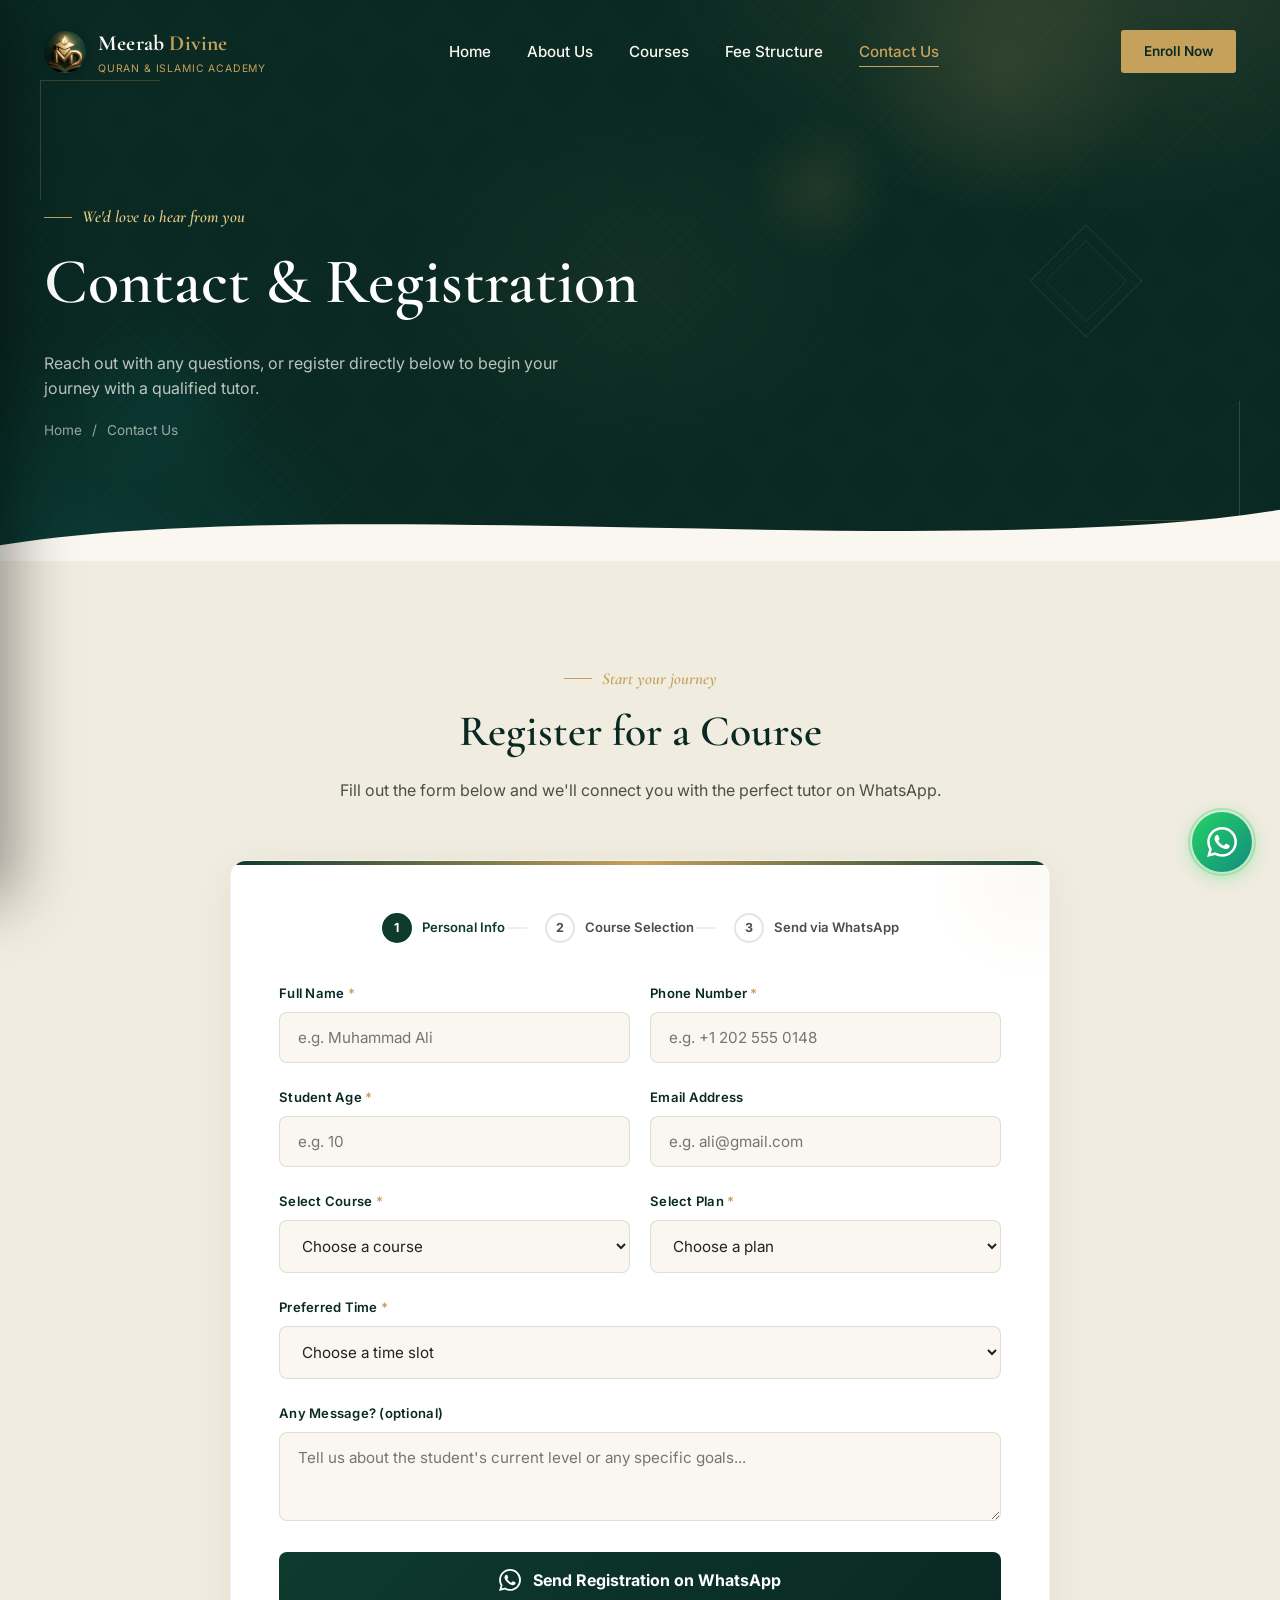
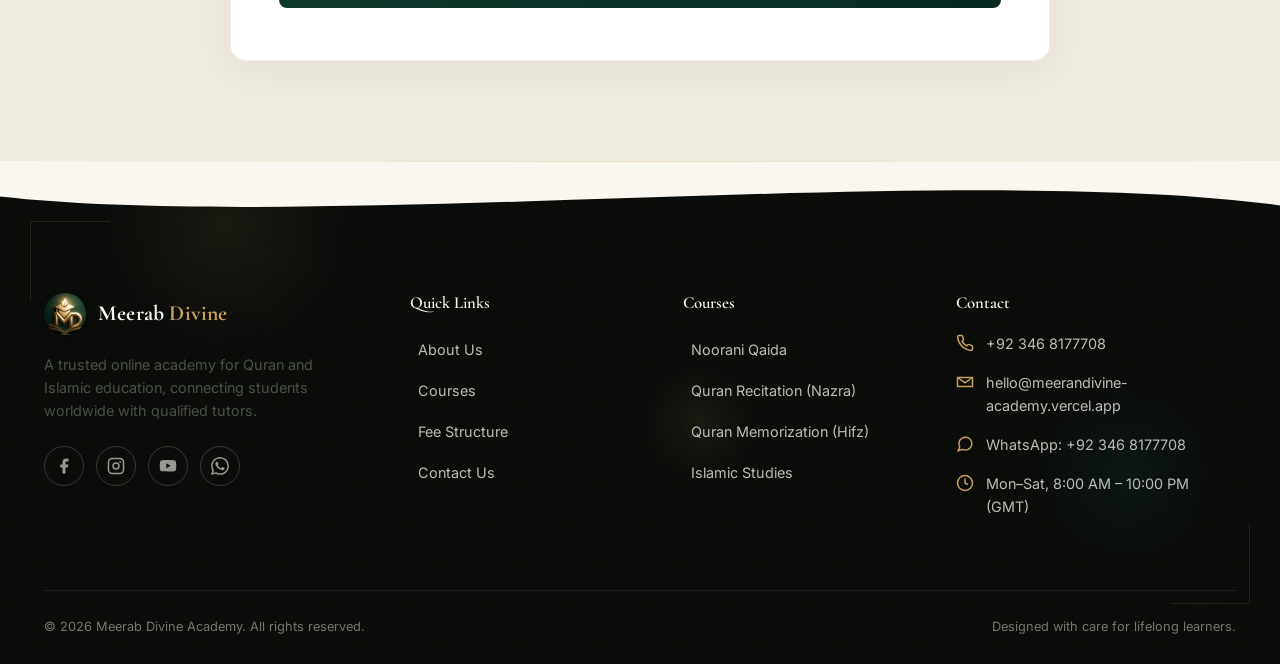
<file: contact.html>
<!DOCTYPE html>
<html lang="en">
<head>
<meta charset="UTF-8">
<link rel="icon" type="image/png" href="logo-icon.png">
<link rel="icon" type="image/png" sizes="192x192" href="logo-icon.png">
<link rel="apple-touch-icon" sizes="180x180" href="logo-icon.png">
<link rel="manifest" href="site.webmanifest">
<meta name="viewport" content="width=device-width, initial-scale=1.0">
<title>Contact & Register — Online Quran Classes Enrollment | Meerab Divine Academy</title>
<meta name="description" content="Contact Meerab Divine Academy or register for online Quran classes. Get in touch via WhatsApp, email, or phone. Quick registration form for Tajweed, Hifz, Nazra, and Islamic Studies.">
<meta name="keywords" content="contact Meerab Divine Academy, Quran class registration, enroll online Quran, Islamic education contact, WhatsApp Quran academy, book Quran class">
<meta name="robots" content="index, follow">
<link rel="canonical" href="https://meerandivine-academy.vercel.app/contact.html">

<!-- Open Graph / Facebook -->
<meta property="og:type" content="website">
<meta property="og:url" content="https://meerandivine-academy.vercel.app/contact.html">
<meta property="og:title" content="Contact & Register — Online Quran Classes | Meerab Divine Academy">
<meta property="og:description" content="Register for online Quran classes or contact us via WhatsApp. Quick enrollment form for all courses.">
<meta property="og:image" content="https://meerandivine-academy.vercel.app/logo.png">
<meta property="og:site_name" content="Meerab Divine Academy">
<meta property="og:locale" content="en_US">

<!-- Twitter -->
<meta name="twitter:card" content="summary_large_image">
<meta name="twitter:title" content="Contact & Register | Meerab Divine Academy">
<meta name="twitter:description" content="Register for online Quran classes or contact us via WhatsApp.">
<meta name="twitter:image" content="https://meerandivine-academy.vercel.app/logo.png">
<link rel="stylesheet" href="style.css">
<style>
  /* === CONTACT INFO CARD === */
  .contact-info-card{ background:var(--emerald-deep); color:var(--ivory); border-radius:12px; padding:44px 36px; position:relative; overflow:hidden; }
  .contact-info-card::before{ content:''; position:absolute; top:-40px; right:-40px; width:160px; height:160px; border-radius:50%; background:radial-gradient(circle, rgba(198,161,91,.12), transparent 70%); pointer-events:none; }
  .contact-info-card h3{ color:var(--white); font-size:1.6rem; margin-bottom:28px; }
  .contact-info-list li{ display:flex; gap:14px; padding:18px 0; border-bottom:1px solid rgba(250,247,240,.08); transition:all .3s; }
  .contact-info-list li:last-child{ border-bottom:none; }
  .contact-info-list li:hover{ padding-left:6px; }
  .contact-info-list svg{ color:var(--gold); flex-shrink:0; margin-top:2px; }

  /* === REGISTRATION FORM VIP === */
  .reg-wrapper{
    max-width:820px; margin:0 auto; position:relative;
  }
  .reg-card{
    background:var(--white); border:1px solid rgba(32,36,31,.06);
    border-radius:16px; padding:52px 48px; position:relative; overflow:hidden;
    box-shadow:0 8px 40px rgba(10,12,10,.06);
  }
  .reg-card::before{
    content:''; position:absolute; top:0; left:0; right:0; height:4px;
    background:linear-gradient(90deg, var(--emerald), var(--gold), var(--emerald));
  }
  .reg-card::after{
    content:''; position:absolute; top:-80px; right:-80px; width:200px; height:200px;
    border-radius:50%; background:radial-gradient(circle, rgba(198,161,91,.06), transparent 70%);
    pointer-events:none;
  }

  /* Step indicator */
  .reg-steps{
    display:flex; justify-content:center; gap:0; margin-bottom:40px; position:relative;
  }
  .reg-step{
    display:flex; align-items:center; gap:10px; font-size:.82rem; font-weight:600;
    color:var(--charcoal-soft); position:relative; padding:0 20px;
  }
  .reg-step::after{
    content:''; position:absolute; right:-2px; top:50%; transform:translateY(-50%);
    width:20px; height:1px; background:rgba(32,36,31,.15);
  }
  .reg-step:last-child::after{ display:none; }
  .reg-step-num{
    width:30px; height:30px; border-radius:50%; border:2px solid rgba(32,36,31,.12);
    display:flex; align-items:center; justify-content:center; font-size:.78rem;
    font-weight:700; transition:all .4s var(--ease);
  }
  .reg-step.is-active .reg-step-num{
    background:var(--emerald); border-color:var(--emerald); color:var(--white);
  }
  .reg-step.is-active{ color:var(--emerald); }

  /* Modern floating inputs */
  .reg-field{ margin-bottom:24px; position:relative; }
  .reg-field label{
    display:block; font-size:.82rem; font-weight:600; color:var(--emerald-deep);
    margin-bottom:8px; letter-spacing:.02em;
  }
  .reg-field label .req{ color:var(--gold); }
  .reg-field input, .reg-field select, .reg-field textarea{
    width:100%; padding:15px 18px; border:1.5px solid rgba(32,36,31,.12);
    border-radius:8px; background:var(--ivory); font-size:.95rem;
    color:var(--charcoal); transition:all .3s var(--ease);
  }
  .reg-field input:focus, .reg-field select:focus, .reg-field textarea:focus{
    outline:none; border-color:var(--gold);
    box-shadow:0 0 0 4px rgba(198,161,91,.1);
    background:var(--white);
  }
  .reg-field.has-error input, .reg-field.has-error select{
    border-color:#B3453A; box-shadow:0 0 0 4px rgba(179,69,58,.08);
  }
  .reg-error{ display:none; color:#B3453A; font-size:.78rem; margin-top:6px; }
  .reg-field.has-error .reg-error{ display:block; }
  .reg-row{ display:grid; grid-template-columns:1fr 1fr; gap:20px; }

  /* Submit button */
  .reg-submit{
    width:100%; padding:17px; border:none; border-radius:8px;
    background:linear-gradient(135deg, var(--emerald), var(--emerald-deep));
    color:var(--white); font-size:1rem; font-weight:700; cursor:pointer;
    display:flex; align-items:center; justify-content:center; gap:12px;
    transition:all .4s var(--ease); position:relative; overflow:hidden;
    margin-top:8px;
  }
  .reg-submit::before{
    content:''; position:absolute; inset:0;
    background:linear-gradient(135deg, var(--gold), var(--gold-light));
    opacity:0; transition:opacity .4s var(--ease);
  }
  .reg-submit:hover::before{ opacity:1; }
  .reg-submit:hover{ color:var(--emerald-deep); transform:translateY(-2px); box-shadow:0 8px 24px rgba(198,161,91,.3); }
  .reg-submit span, .reg-submit svg{ position:relative; z-index:1; }
  .reg-submit svg{ width:22px; height:22px; }

  /* Success state */
  .reg-success{
    display:none; text-align:center; padding:50px 24px;
  }
  .reg-success.is-visible{ display:block; }
  .reg-success-icon{
    width:80px; height:80px; margin:0 auto 24px; border-radius:50%;
    background:linear-gradient(135deg, #25D366, #128C7E);
    display:flex; align-items:center; justify-content:center;
    animation:successPop .5s var(--ease);
  }
  .reg-success-icon svg{ width:36px; height:36px; stroke:#fff; }
  @keyframes successPop{
    0%{ transform:scale(0); } 50%{ transform:scale(1.15); } 100%{ transform:scale(1); }
  }

  @media(max-width:640px){
    .reg-card{ padding:32px 20px; }
    .reg-row{ grid-template-columns:1fr; }
    .reg-steps{ flex-wrap:wrap; gap:8px; }
    .reg-step::after{ display:none; }
  }
</style>
</head>
<body>

<!-- Page Transition Overlay -->
<div class="page-transition-overlay">
  <div class="pt-panel"></div>
  <div class="pt-panel"></div>
  <div class="pt-diamond"></div>
  <div class="pt-line pt-line--left"></div>
  <div class="pt-line pt-line--right"></div>
  <div class="pt-center">
    <img src="logo-icon.png" alt="Meerab Divine Academy" class="pt-logo">
    <div class="pt-name">Meerab <span>Divine</span></div>
    <div class="pt-sub">Quran & Islamic Academy</div>
    <div class="pt-dots"><span></span><span></span><span></span></div>
  </div>
</div>

<nav class="site-nav">
  <div class="container nav-inner">
    <a href="index.html" class="brand"><img src="logo.png" alt="Meerab Divine Academy" class="brand-logo"><span><span class="brand-name">Meerab <span>Divine</span></span><span class="brand-sub">Quran &amp; Islamic Academy</span></span></a>
    <ul class="nav-links">
      <li><a href="index.html">Home</a></li>
      <li><a href="about.html">About Us</a></li>
      <li><a href="courses.html">Courses</a></li>
      <li><a href="fees.html">Fee Structure</a></li>
      <li><a href="contact.html" class="active">Contact Us</a></li>
    </ul>
    <div class="nav-cta">
      <a href="#registration" class="btn btn-gold btn-sm">Enroll Now</a>
      <button class="hamburger" aria-label="Open menu"><span></span><span></span><span></span></button>
    </div>
  </div>
</nav>
<div class="mobile-overlay"></div>
<div class="mobile-menu">
  <div class="mm-header"><a href="index.html" class="mm-brand"><img src="logo.png" alt="Meerab Divine Academy" class="mm-logo"><span class="mm-brand-text">Meerab <span>Divine</span></span></a><button class="mm-close" aria-label="Close menu"><svg viewBox="0 0 24 24" fill="none" stroke="currentColor" stroke-width="2"><line x1="18" y1="6" x2="6" y2="18"/><line x1="6" y1="6" x2="18" y2="18"/></svg></button></div>
  <nav class="mm-nav"><a href="index.html"><svg viewBox="0 0 24 24" fill="none" stroke="currentColor" stroke-width="2"><path d="M3 9l9-7 9 7v11a2 2 0 0 1-2 2H5a2 2 0 0 1-2-2z"/><polyline points="9 22 9 12 15 12 15 22"/></svg>Home</a><a href="about.html"><svg viewBox="0 0 24 24" fill="none" stroke="currentColor" stroke-width="2"><circle cx="12" cy="12" r="10"/><path d="M12 16v-4"/><path d="M12 8h.01"/></svg>About Us</a><a href="courses.html"><svg viewBox="0 0 24 24" fill="none" stroke="currentColor" stroke-width="2"><path d="M2 3h6a4 4 0 0 1 4 4v14a3 3 0 0 0-3-3H2z"/><path d="M22 3h-6a4 4 0 0 0-4 4v14a3 3 0 0 1 3-3h7z"/></svg>Courses</a><a href="fees.html"><svg viewBox="0 0 24 24" fill="none" stroke="currentColor" stroke-width="2"><line x1="12" y1="1" x2="12" y2="23"/><path d="M17 5H9.5a3.5 3.5 0 0 0 0 7h5a3.5 3.5 0 0 1 0 7H6"/></svg>Fee Structure</a><a href="contact.html" class="active"><svg viewBox="0 0 24 24" fill="none" stroke="currentColor" stroke-width="2"><path d="M21 11.5a8.38 8.38 0 0 1-.9 3.8 8.5 8.5 0 0 1-7.6 4.7 8.38 8.38 0 0 1-3.8-.9L3 21l1.9-5.7a8.38 8.38 0 0 1-.9-3.8 8.5 8.5 0 0 1 4.7-7.6 8.38 8.38 0 0 1 3.8-.9h.5a8.48 8.48 0 0 1 8 8v.5z"/></svg>Contact Us</a></nav>
  <div class="mm-divider"></div>
  <div class="mm-cta"><a href="#registration"><svg viewBox="0 0 24 24" fill="none" stroke="currentColor" stroke-width="2"><path d="M16 21v-2a4 4 0 0 0-4-4H5a4 4 0 0 0-4 4v2"/><circle cx="8.5" cy="7" r="4"/><line x1="20" y1="8" x2="20" y2="14"/><line x1="23" y1="11" x2="17" y2="11"/></svg>Enroll Now</a></div>
  <div class="mm-footer"><div class="mm-footer-label">Follow Us</div><div class="mm-social"><a href="#" aria-label="Facebook"><svg viewBox="0 0 24 24"><path d="M18 2h-3a5 5 0 0 0-5 5v3H7v4h3v8h4v-8h3l1-4h-4V7a1 1 0 0 1 1-1h3z"/></svg></a><a href="#" aria-label="Instagram"><svg viewBox="0 0 24 24"><rect x="2" y="2" width="20" height="20" rx="5" fill="none" stroke="currentColor" stroke-width="2"/><circle cx="12" cy="12" r="4" fill="none" stroke="currentColor" stroke-width="2"/></svg></a><a href="#" aria-label="YouTube"><svg viewBox="0 0 24 24"><path d="M22.54 6.42a2.78 2.78 0 0 0-1.94-2C18.88 4 12 4 12 4s-6.88 0-8.6.46a2.78 2.78 0 0 0-1.94 2A29 29 0 0 0 1 11.75a29 29 0 0 0 .46 5.33A2.78 2.78 0 0 0 3.4 19.1c1.72.46 8.6.46 8.6.46s6.88 0 8.6-.46a2.78 2.78 0 0 0 1.94-2 29 29 0 0 0 .46-5.25 29 29 0 0 0-.46-5.43z"/><polygon points="9.75 15.02 15.5 11.75 9.75 8.48" fill="#0A0C0A"/></svg></a><a href="https://wa.me/923468177708" aria-label="WhatsApp" target="_blank"><svg viewBox="0 0 24 24"><path d="M17.472 14.382c-.297-.149-1.758-.867-2.03-.967-.273-.099-.471-.148-.67.15-.197.297-.767.966-.94 1.164-.173.199-.347.223-.644.075-.297-.15-1.255-.463-2.39-1.475-.883-.788-1.48-1.761-1.653-2.059-.173-.297-.018-.458.13-.606.134-.133.298-.347.446-.52.149-.174.198-.298.298-.497.099-.198.05-.371-.025-.52-.075-.149-.669-1.612-.916-2.207-.242-.579-.487-.5-.669-.51-.173-.008-.371-.01-.57-.01-.198 0-.52.074-.792.372-.272.297-1.04 1.016-1.04 2.479 0 1.462 1.065 2.875 1.213 3.074.149.198 2.096 3.2 5.077 4.487.709.306 1.262.489 1.694.625.712.227 1.36.195 1.871.118.571-.085 1.758-.719 2.006-1.413.248-.694.248-1.289.173-1.413-.074-.124-.272-.198-.57-.347m-5.421 7.403h-.004a9.87 9.87 0 01-5.031-1.378l-.361-.214-3.741.982.998-3.648-.235-.374a9.86 9.86 0 01-1.51-5.26c.001-5.45 4.436-9.884 9.888-9.884 2.64 0 5.122 1.03 6.988 2.898a9.825 9.825 0 012.893 6.994c-.003 5.45-4.437 9.884-9.885 9.884m8.413-18.297A11.815 11.815 0 0012.05 0C5.495 0 .16 5.335.157 11.892c0 2.096.547 4.142 1.588 5.945L.057 24l6.305-1.654a11.882 11.882 0 005.683 1.448h.005c6.554 0 11.89-5.335 11.893-11.893a11.821 11.821 0 00-3.48-8.413z"/></svg></a></div></div>
</div>

<div class="page-content">

<header class="page-hero">
  <div class="hero-orb"></div>
  <div class="hero-orb"></div>
  <div class="hero-orb"></div>
  <div class="corner-accent corner-accent--tl"></div>
  <div class="corner-accent corner-accent--br"></div>
  <div class="diamond-deco"></div>
  <div class="glow-line"></div>
  <div class="hero-curve"><svg viewBox="0 0 1440 80" fill="none" xmlns="http://www.w3.org/2000/svg" preserveAspectRatio="none"><path d="M0,60 C360,0 1080,80 1440,20 L1440,80 L0,80 Z" fill="var(--ivory)"/></svg></div>
  <div class="container">
    <p class="kicker">We'd love to hear from you</p>
    <h1>Contact &amp; Registration</h1>
    <p style="color:rgba(250,247,240,.75); max-width:560px;">Reach out with any questions, or register directly below to begin your journey with a qualified tutor.</p>
    <div class="breadcrumb"><a href="index.html">Home</a> / <span>Contact Us</span></div>
  </div>
</header>

<!-- REGISTRATION FORM VIP -->
<section class="section section--dim" id="registration">
  <div class="container">
    <div class="section-head centered">
      <p class="kicker">Start your journey</p>
      <h2>Register for a Course</h2>
      <p>Fill out the form below and we'll connect you with the perfect tutor on WhatsApp.</p>
    </div>

    <div class="reg-wrapper">
      <div class="reg-card">
        <!-- Steps indicator -->
        <div class="reg-steps">
          <div class="reg-step is-active"><span class="reg-step-num">1</span> Personal Info</div>
          <div class="reg-step"><span class="reg-step-num">2</span> Course Selection</div>
          <div class="reg-step"><span class="reg-step-num">3</span> Send via WhatsApp</div>
        </div>

        <form id="regForm" novalidate>
          <!-- Row 1 -->
          <div class="reg-row">
            <div class="reg-field">
              <label>Full Name <span class="req">*</span></label>
              <input type="text" id="regName" placeholder="e.g. Muhammad Ali" required>
              <div class="reg-error">Please enter your full name.</div>
            </div>
            <div class="reg-field">
              <label>Phone Number <span class="req">*</span></label>
              <input type="tel" id="regPhone" placeholder="e.g. +1 202 555 0148" required>
              <div class="reg-error">Please enter a valid phone number.</div>
            </div>
          </div>

          <!-- Row 2 -->
          <div class="reg-row">
            <div class="reg-field">
              <label>Student Age <span class="req">*</span></label>
              <input type="number" id="regAge" min="3" max="80" placeholder="e.g. 10" required>
              <div class="reg-error">Please enter a valid age (3–80).</div>
            </div>
            <div class="reg-field">
              <label>Email Address</label>
              <input type="email" id="regEmail" placeholder="e.g. ali@gmail.com">
              <div class="reg-error">Please enter a valid email.</div>
            </div>
          </div>

          <!-- Row 3 -->
          <div class="reg-row">
            <div class="reg-field">
              <label>Select Course <span class="req">*</span></label>
              <select id="regCourse" required>
                <option value="">Choose a course</option>
                <option>Noorani Qaida for Beginners</option>
                <option>Quran Recitation (Nazra)</option>
                <option>Quran Memorization (Hifz)</option>
                <option>Islamic Studies</option>
              </select>
              <div class="reg-error">Please select a course.</div>
            </div>
            <div class="reg-field">
              <label>Select Plan <span class="req">*</span></label>
              <select id="regPlan" required>
                <option value="">Choose a plan</option>
                <option value="Basic - $40/mo">Basic — $40/mo (3 days/week)</option>
                <option value="Regular - $60/mo">Regular — $60/mo (5 days/week)</option>
              </select>
              <div class="reg-error">Please select a plan.</div>
            </div>
          </div>

          <!-- Row 4 -->
          <div class="reg-field">
            <label>Preferred Time <span class="req">*</span></label>
            <select id="regTime" required>
              <option value="">Choose a time slot</option>
              <option>Morning (7 AM – 11 AM)</option>
              <option>Afternoon (12 PM – 4 PM)</option>
              <option>Evening (5 PM – 9 PM)</option>
              <option>Late Night (9 PM – 12 AM)</option>
            </select>
            <div class="reg-error">Please select a preferred time.</div>
          </div>

          <!-- Message -->
          <div class="reg-field">
            <label>Any Message? (optional)</label>
            <textarea id="regMsg" rows="3" placeholder="Tell us about the student's current level or any specific goals..."></textarea>
          </div>

          <!-- Submit -->
          <button type="submit" class="reg-submit">
            <svg viewBox="0 0 24 24" fill="currentColor"><path d="M17.472 14.382c-.297-.149-1.758-.867-2.03-.967-.273-.099-.471-.148-.67.15-.197.297-.767.966-.94 1.164-.173.199-.347.223-.644.075-.297-.15-1.255-.463-2.39-1.475-.883-.788-1.48-1.761-1.653-2.059-.173-.297-.018-.458.13-.606.134-.133.298-.347.446-.52.149-.174.198-.298.298-.497.099-.198.05-.371-.025-.52-.075-.149-.669-1.612-.916-2.207-.242-.579-.487-.5-.669-.51-.173-.008-.371-.01-.57-.01-.198 0-.52.074-.792.372-.272.297-1.04 1.016-1.04 2.479 0 1.462 1.065 2.875 1.213 3.074.149.198 2.096 3.2 5.077 4.487.709.306 1.262.489 1.694.625.712.227 1.36.195 1.871.118.571-.085 1.758-.719 2.006-1.413.248-.694.248-1.289.173-1.413-.074-.124-.272-.198-.57-.347m-5.421 7.403h-.004a9.87 9.87 0 01-5.031-1.378l-.361-.214-3.741.982.998-3.648-.235-.374a9.86 9.86 0 01-1.51-5.26c.001-5.45 4.436-9.884 9.888-9.884 2.64 0 5.122 1.03 6.988 2.898a9.825 9.825 0 012.893 6.994c-.003 5.45-4.437 9.884-9.885 9.884m8.413-18.297A11.815 11.815 0 0012.05 0C5.495 0 .16 5.335.157 11.892c0 2.096.547 4.142 1.588 5.945L.057 24l6.305-1.654a11.882 11.882 0 005.683 1.448h.005c6.554 0 11.89-5.335 11.893-11.893a11.821 11.821 0 00-3.48-8.413z"/></svg>
            <span>Send Registration on WhatsApp</span>
          </button>
        </form>

        <!-- Success -->
        <div id="regSuccess" class="reg-success">
          <div class="reg-success-icon">
            <svg viewBox="0 0 24 24" fill="none" stroke-width="2.5" stroke-linecap="round" stroke-linejoin="round"><path d="M20 6L9 17l-5-5"/></svg>
          </div>
          <h3 style="color:var(--emerald-deep);">Redirecting to WhatsApp...</h3>
          <p style="color:var(--charcoal-soft); max-width:400px; margin:12px auto 0;">Your registration details are being sent. Please complete your message on WhatsApp to confirm.</p>
        </div>
      </div>
    </div>
  </div>
</section>

<footer class="site-footer">
  <div class="footer-orb"></div>
  <div class="footer-orb"></div>
  <div class="footer-orb"></div>
  <div class="footer-corner footer-corner--tl"></div>
  <div class="footer-corner footer-corner--br"></div>
  <div class="footer-glow"></div>
  <div class="footer-curve"><svg viewBox="0 0 1440 60" fill="none" xmlns="http://www.w3.org/2000/svg" preserveAspectRatio="none"><path d="M0,0 L0,40 C360,80 1080,0 1440,50 L1440,0 Z" fill="var(--ivory)"/></svg></div>
  <div class="container">
    <div class="footer-grid">
      <div class="footer-brand">
        <a href="index.html" class="brand"><img src="logo.png" alt="Meerab Divine Academy" class="brand-logo"><span class="brand-name">Meerab <span>Divine</span></span></a>
        <p class="footer-desc">A trusted online academy for Quran and Islamic education, connecting students worldwide with qualified tutors.</p>
        <div class="footer-social">
          <a href="#" aria-label="Facebook"><svg viewBox="0 0 24 24"><path d="M18 2h-3a5 5 0 0 0-5 5v3H7v4h3v8h4v-8h3l1-4h-4V7a1 1 0 0 1 1-1h3z"/></svg></a>
          <a href="#" aria-label="Instagram"><svg viewBox="0 0 24 24"><rect x="2" y="2" width="20" height="20" rx="5" ry="5" fill="none" stroke="currentColor" stroke-width="2"/><circle cx="12" cy="12" r="4" fill="none" stroke="currentColor" stroke-width="2"/><circle cx="17.5" cy="6.5" r="1.2"/></svg></a>
          <a href="#" aria-label="YouTube"><svg viewBox="0 0 24 24"><path d="M22.54 6.42a2.78 2.78 0 0 0-1.94-2C18.88 4 12 4 12 4s-6.88 0-8.6.46a2.78 2.78 0 0 0-1.94 2A29 29 0 0 0 1 11.75a29 29 0 0 0 .46 5.33A2.78 2.78 0 0 0 3.4 19.1c1.72.46 8.6.46 8.6.46s6.88 0 8.6-.46a2.78 2.78 0 0 0 1.94-2 29 29 0 0 0 .46-5.25 29 29 0 0 0-.46-5.43z"/><polygon points="9.75 15.02 15.5 11.75 9.75 8.48 9.75 15.02" fill="#0A0C0A"/></svg></a>
          <a href="https://wa.me/923468177708" aria-label="WhatsApp" target="_blank"><svg viewBox="0 0 24 24"><path d="M17.472 14.382c-.297-.149-1.758-.867-2.03-.967-.273-.099-.471-.148-.67.15-.197.297-.767.966-.94 1.164-.173.199-.347.223-.644.075-.297-.15-1.255-.463-2.39-1.475-.883-.788-1.48-1.761-1.653-2.059-.173-.297-.018-.458.13-.606.134-.133.298-.347.446-.52.149-.174.198-.298.298-.497.099-.198.05-.371-.025-.52-.075-.149-.669-1.612-.916-2.207-.242-.579-.487-.5-.669-.51-.173-.008-.371-.01-.57-.01-.198 0-.52.074-.792.372-.272.297-1.04 1.016-1.04 2.479 0 1.462 1.065 2.875 1.213 3.074.149.198 2.096 3.2 5.077 4.487.709.306 1.262.489 1.694.625.712.227 1.36.195 1.871.118.571-.085 1.758-.719 2.006-1.413.248-.694.248-1.289.173-1.413-.074-.124-.272-.198-.57-.347m-5.421 7.403h-.004a9.87 9.87 0 01-5.031-1.378l-.361-.214-3.741.982.998-3.648-.235-.374a9.86 9.86 0 01-1.51-5.26c.001-5.45 4.436-9.884 9.888-9.884 2.64 0 5.122 1.03 6.988 2.898a9.825 9.825 0 012.893 6.994c-.003 5.45-4.437 9.884-9.885 9.884m8.413-18.297A11.815 11.815 0 0012.05 0C5.495 0 .16 5.335.157 11.892c0 2.096.547 4.142 1.588 5.945L.057 24l6.305-1.654a11.882 11.882 0 005.683 1.448h.005c6.554 0 11.89-5.335 11.893-11.893a11.821 11.821 0 00-3.48-8.413z"/></svg></a>
        </div>
      </div>
      <div class="footer-col"><h4>Quick Links</h4><ul class="footer-links"><li><a href="about.html">About Us</a></li><li><a href="courses.html">Courses</a></li><li><a href="fees.html">Fee Structure</a></li><li><a href="contact.html">Contact Us</a></li></ul></div>
      <div class="footer-col"><h4>Courses</h4><ul class="footer-links"><li><a href="courses.html">Noorani Qaida</a></li><li><a href="courses.html">Quran Recitation (Nazra)</a></li><li><a href="courses.html">Quran Memorization (Hifz)</a></li><li><a href="courses.html">Islamic Studies</a></li></ul></div>
      <div class="footer-col"><h4>Contact</h4><ul class="footer-contact"><li><svg viewBox="0 0 24 24" fill="none" stroke="currentColor" stroke-width="2"><path d="M22 16.92v3a2 2 0 0 1-2.18 2 19.79 19.79 0 0 1-8.63-3.07 19.5 19.5 0 0 1-6-6 19.79 19.79 0 0 1-3.07-8.67A2 2 0 0 1 4.11 2h3a2 2 0 0 1 2 1.72c.127.96.361 1.903.7 2.81a2 2 0 0 1-.45 2.11L8.09 9.91a16 16 0 0 0 6 6l1.27-1.27a2 2 0 0 1 2.11-.45c.907.339 1.85.573 2.81.7A2 2 0 0 1 22 16.92z"/></svg><span>+92 346 8177708</span></li><li><svg viewBox="0 0 24 24" fill="none" stroke="currentColor" stroke-width="2"><path d="M4 4h16v16H4z" opacity="0"/><path d="M22 6l-10 7L2 6"/><path d="M2 6h20v12H2z"/></svg><span>hello@meerandivine-academy.vercel.app</span></li><li><svg viewBox="0 0 24 24" fill="none" stroke="currentColor" stroke-width="2"><path d="M21 11.5a8.38 8.38 0 0 1-.9 3.8 8.5 8.5 0 0 1-7.6 4.7 8.38 8.38 0 0 1-3.8-.9L3 21l1.9-5.7a8.38 8.38 0 0 1-.9-3.8 8.5 8.5 0 0 1 4.7-7.6 8.38 8.38 0 0 1 3.8-.9h.5a8.48 8.48 0 0 1 8 8v.5z"/></svg><span>WhatsApp: +92 346 8177708</span></li><li><svg viewBox="0 0 24 24" fill="none" stroke="currentColor" stroke-width="2"><circle cx="12" cy="12" r="10"/><polyline points="12 6 12 12 16 14"/></svg><span>Mon–Sat, 8:00 AM – 10:00 PM (GMT)</span></li></ul></div>
    </div>
    <div class="footer-bottom"><span>© 2026 Meerab Divine Academy. All rights reserved.</span><span>Designed with care for lifelong learners.</span></div>
  </div>
</footer>

<!-- ContactPage Schema Markup -->
<script type="application/ld+json">
{
  "@context": "https://schema.org",
  "@type": "ContactPage",
  "name": "Contact & Registration — Meerab Divine Academy",
  "description": "Contact Meerab Divine Academy or register for online Quran classes.",
  "url": "https://meerandivine-academy.vercel.app/contact.html",
  "mainEntity": {
    "@type": "EducationalOrganization",
    "name": "Meerab Divine Academy",
    "telephone": "+92-346-8177708",
    "email": "hello@meerandivine-academy.vercel.app"
  }
}
</script>
<script src="script.js"></script>
<script>
(function(){
  var WA_NUMBER = '923468177708';
  var form = document.getElementById('regForm');
  if(!form) return;

  form.addEventListener('submit', function(e){
    e.preventDefault();
    var valid = true;

    // Validate required fields
    var name = document.getElementById('regName');
    var phone = document.getElementById('regPhone');
    var age = document.getElementById('regAge');
    var course = document.getElementById('regCourse');
    var plan = document.getElementById('regPlan');
    var time = document.getElementById('regTime');
    var email = document.getElementById('regEmail');
    var msg = document.getElementById('regMsg');

    var fields = [
      { el: name, check: function(v){ return v.trim().length > 2; } },
      { el: phone, check: function(v){ return /^[0-9+\-\s()]{7,}$/.test(v.trim()); } },
      { el: age, check: function(v){ var n=parseInt(v,10); return n>=3 && n<=80; } },
      { el: course, check: function(v){ return v !== ''; } },
      { el: plan, check: function(v){ return v !== ''; } },
      { el: time, check: function(v){ return v !== ''; } }
    ];

    fields.forEach(function(f){
      var wrapper = f.el.closest('.reg-field');
      if(!f.check(f.el.value)){
        wrapper.classList.add('has-error');
        valid = false;
      } else {
        wrapper.classList.remove('has-error');
      }
    });

    // Optional email validation
    if(email.value.trim() !== '' && !/^[^\s@]+@[^\s@]+\.[^\s@]+$/.test(email.value.trim())){
      email.closest('.reg-field').classList.add('has-error');
      valid = false;
    }

    if(!valid){
      var firstErr = form.querySelector('.has-error');
      if(firstErr) firstErr.scrollIntoView({ behavior:'smooth', block:'center' });
      return;
    }

    // Build WhatsApp message — premium formatted
    var lines = [];
    lines.push('┌─────────────────────────');
    lines.push('│ 🕌 *MEERAB DIVINE ACADEMY*');
    lines.push('│ Quran & Islamic Education');
    lines.push('└─────────────────────────');
    lines.push('');
    lines.push('.Assalamu Alaikum! 🤲');
    lines.push('I would like to *register* for a course.');
    lines.push('');
    lines.push('━━━━━━━━━━━━━━━━━━━━━━━');
    lines.push('📋 *REGISTRATION DETAILS*');
    lines.push('━━━━━━━━━━━━━━━━━━━━━━━');
    lines.push('');
    lines.push('👤 *Name:* ' + name.value.trim());
    lines.push('📱 *Phone:* ' + phone.value.trim());
    lines.push('🎂 *Age:* ' + age.value.trim() + ' years');
    if(email.value.trim()) lines.push('📧 *Email:* ' + email.value.trim());
    lines.push('');
    lines.push('📖 *Course:* ' + course.value);
    lines.push('💳 *Plan:* ' + plan.value);
    lines.push('🕐 *Preferred Time:* ' + time.value);
    if(msg.value.trim()){ 
      lines.push(''); 
      lines.push('💬 *Message:*');
      lines.push(msg.value.trim()); 
    }
    lines.push('');
    lines.push('━━━━━━━━━━━━━━━━━━━━━━━');
    lines.push('');
    lines.push('Please confirm my enrollment.');
    lines.push('JazakAllah Khair! 🌙');

    var text = lines.join('\n');
    var waUrl = 'https://wa.me/' + WA_NUMBER + '?text=' + encodeURIComponent(text);

    // Show success & redirect
    form.style.display = 'none';
    document.querySelector('.reg-steps').style.display = 'none';
    document.getElementById('regSuccess').classList.add('is-visible');

    setTimeout(function(){
      window.open(waUrl, '_blank');
    }, 800);
  });

  // Clear error on input
  form.querySelectorAll('input, select, textarea').forEach(function(el){
    el.addEventListener('input', function(){
      el.closest('.reg-field').classList.remove('has-error');
    });
    el.addEventListener('change', function(){
      el.closest('.reg-field').classList.remove('has-error');
    });
  });

  // Preselect plan from URL
  var params = new URLSearchParams(window.location.search);
  var planParam = params.get('plan');
  if(planParam){
    var planSel = document.getElementById('regPlan');
    for(var i=0;i<planSel.options.length;i++){
      if(planSel.options[i].value.toLowerCase().indexOf(planParam.toLowerCase()) > -1){
        planSel.selectedIndex = i;
        break;
      }
    }
  }
})();
</script>
</div><!-- /page-content -->

<!-- WhatsApp Floating Button (fixed position, always visible) -->
<a href="https://wa.me/923468177708?text=Assalamu%20Alaikum%2C%20I%20want%20to%20know%20about%20Meerab%20Divine%20Academy" class="whatsapp-float" target="_blank" aria-label="Chat on WhatsApp">
  <svg viewBox="0 0 24 24"><path d="M17.472 14.382c-.297-.149-1.758-.867-2.03-.967-.273-.099-.471-.148-.67.15-.197.297-.767.966-.94 1.164-.173.199-.347.223-.644.075-.297-.15-1.255-.463-2.39-1.475-.883-.788-1.48-1.761-1.653-2.059-.173-.297-.018-.458.13-.606.134-.133.298-.347.446-.52.149-.174.198-.298.298-.497.099-.198.05-.371-.025-.52-.075-.149-.669-1.612-.916-2.207-.242-.579-.487-.5-.669-.51-.173-.008-.371-.01-.57-.01-.198 0-.52.074-.792.372-.272.297-1.04 1.016-1.04 2.479 0 1.462 1.065 2.875 1.213 3.074.149.198 2.096 3.2 5.077 4.487.709.306 1.262.489 1.694.625.712.227 1.36.195 1.871.118.571-.085 1.758-.719 2.006-1.413.248-.694.248-1.289.173-1.413-.074-.124-.272-.198-.57-.347m-5.421 7.403h-.004a9.87 9.87 0 01-5.031-1.378l-.361-.214-3.741.982.998-3.648-.235-.374a9.86 9.86 0 01-1.51-5.26c.001-5.45 4.436-9.884 9.888-9.884 2.64 0 5.122 1.03 6.988 2.898a9.825 9.825 0 012.893 6.994c-.003 5.45-4.437 9.884-9.885 9.884m8.413-18.297A11.815 11.815 0 0012.05 0C5.495 0 .16 5.335.157 11.892c0 2.096.547 4.142 1.588 5.945L.057 24l6.305-1.654a11.882 11.882 0 005.683 1.448h.005c6.554 0 11.89-5.335 11.893-11.893a11.821 11.821 0 00-3.48-8.413z"/></svg>
</a>
</body>
</html>
</file>
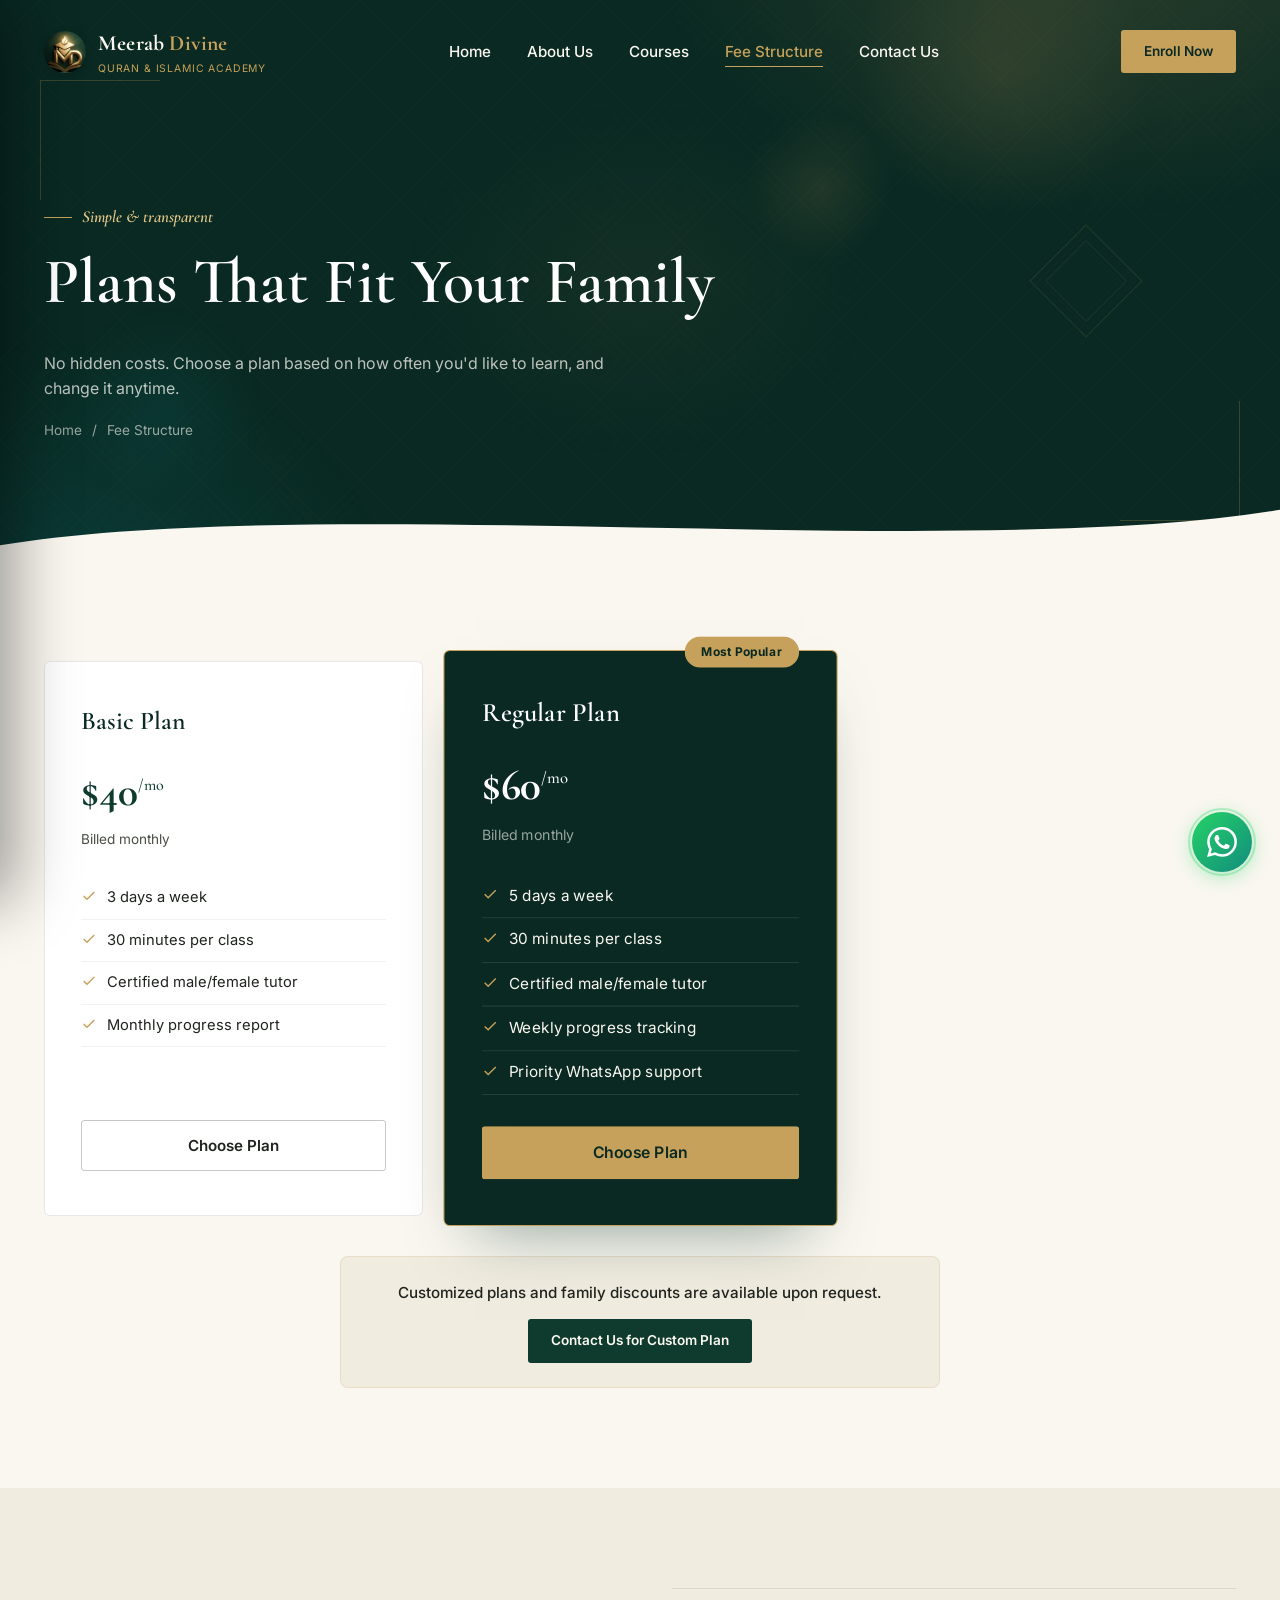
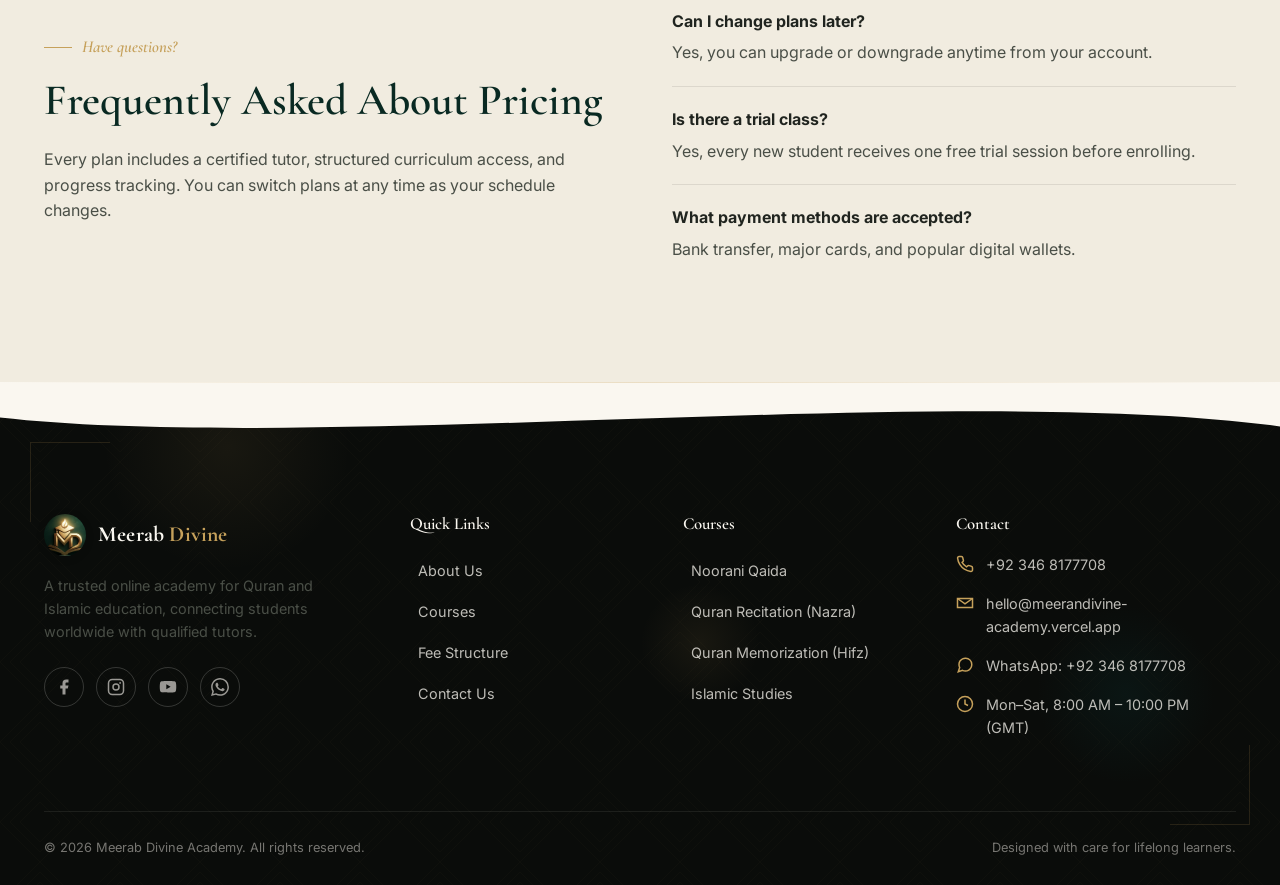
<file: fees.html>
<!DOCTYPE html>
<html lang="en">
<head>
<meta charset="UTF-8">
<link rel="icon" type="image/png" href="logo-icon.png">
<link rel="icon" type="image/png" sizes="192x192" href="logo-icon.png">
<link rel="apple-touch-icon" sizes="180x180" href="logo-icon.png">
<link rel="manifest" href="site.webmanifest">
<meta name="viewport" content="width=device-width, initial-scale=1.0">
<title>Fee Structure & Pricing Plans — Online Quran Classes | Meerab Divine Academy</title>
<meta name="description" content="Transparent monthly pricing for Quran classes — Basic ($40/mo, 3 days/week) and Regular ($60/mo, 5 days/week). Customized plans and family discounts available at Meerab Divine Academy.">
<meta name="keywords" content="Quran classes fees, online Quran pricing, Islamic education pricing, Meerab Divine Academy fees, Quran class plans, family discounts">
<meta name="robots" content="index, follow">
<link rel="canonical" href="https://meerandivine-academy.vercel.app/fees.html">

<!-- Open Graph / Facebook -->
<meta property="og:type" content="website">
<meta property="og:url" content="https://meerandivine-academy.vercel.app/fees.html">
<meta property="og:title" content="Fee Structure & Pricing — Online Quran Classes | Meerab Divine Academy">
<meta property="og:description" content="Transparent monthly pricing — Basic $40/mo (3 days/week), Regular $60/mo (5 days/week). Custom plans available.">
<meta property="og:image" content="https://meerandivine-academy.vercel.app/logo.png">
<meta property="og:site_name" content="Meerab Divine Academy">
<meta property="og:locale" content="en_US">

<!-- Twitter -->
<meta name="twitter:card" content="summary_large_image">
<meta name="twitter:title" content="Fee Structure & Pricing | Meerab Divine Academy">
<meta name="twitter:description" content="Transparent monthly pricing — Basic $40/mo, Regular $60/mo. Custom plans available.">
<meta name="twitter:image" content="https://meerandivine-academy.vercel.app/logo.png">

<link rel="preconnect" href="https://fonts.googleapis.com">
<link rel="preconnect" href="https://fonts.gstatic.com" crossorigin>
<link rel="stylesheet" href="style.css">
</head>
<body>

<!-- Page Transition Overlay -->
<div class="page-transition-overlay">
  <div class="pt-panel"></div>
  <div class="pt-panel"></div>
  <div class="pt-diamond"></div>
  <div class="pt-line pt-line--left"></div>
  <div class="pt-line pt-line--right"></div>
  <div class="pt-center">
    <img src="logo-icon.png" alt="Meerab Divine Academy" class="pt-logo">
    <div class="pt-name">Meerab <span>Divine</span></div>
    <div class="pt-sub">Quran & Islamic Academy</div>
    <div class="pt-dots"><span></span><span></span><span></span></div>
  </div>
</div>

<nav class="site-nav">
  <div class="container nav-inner">
    <a href="index.html" class="brand"><img src="logo.png" alt="Meerab Divine Academy" class="brand-logo"><span><span class="brand-name">Meerab <span>Divine</span></span><span class="brand-sub">Quran &amp; Islamic Academy</span></span></a>
    <ul class="nav-links">
      <li><a href="index.html">Home</a></li>
      <li><a href="about.html">About Us</a></li>
      <li><a href="courses.html">Courses</a></li>
      <li><a href="fees.html" class="active">Fee Structure</a></li>
      <li><a href="contact.html">Contact Us</a></li>
    </ul>
    <div class="nav-cta">
      <a href="contact.html" class="btn btn-gold btn-sm">Enroll Now</a>
      <button class="hamburger" aria-label="Open menu"><span></span><span></span><span></span></button>
    </div>
  </div>
</nav>
<div class="mobile-overlay"></div>
<div class="mobile-menu">
  <div class="mm-header"><a href="index.html" class="mm-brand"><img src="logo.png" alt="Meerab Divine Academy" class="mm-logo"><span class="mm-brand-text">Meerab <span>Divine</span></span></a><button class="mm-close" aria-label="Close menu"><svg viewBox="0 0 24 24" fill="none" stroke="currentColor" stroke-width="2"><line x1="18" y1="6" x2="6" y2="18"/><line x1="6" y1="6" x2="18" y2="18"/></svg></button></div>
  <nav class="mm-nav"><a href="index.html"><svg viewBox="0 0 24 24" fill="none" stroke="currentColor" stroke-width="2"><path d="M3 9l9-7 9 7v11a2 2 0 0 1-2 2H5a2 2 0 0 1-2-2z"/><polyline points="9 22 9 12 15 12 15 22"/></svg>Home</a><a href="about.html"><svg viewBox="0 0 24 24" fill="none" stroke="currentColor" stroke-width="2"><circle cx="12" cy="12" r="10"/><path d="M12 16v-4"/><path d="M12 8h.01"/></svg>About Us</a><a href="courses.html"><svg viewBox="0 0 24 24" fill="none" stroke="currentColor" stroke-width="2"><path d="M2 3h6a4 4 0 0 1 4 4v14a3 3 0 0 0-3-3H2z"/><path d="M22 3h-6a4 4 0 0 0-4 4v14a3 3 0 0 1 3-3h7z"/></svg>Courses</a><a href="fees.html" class="active"><svg viewBox="0 0 24 24" fill="none" stroke="currentColor" stroke-width="2"><line x1="12" y1="1" x2="12" y2="23"/><path d="M17 5H9.5a3.5 3.5 0 0 0 0 7h5a3.5 3.5 0 0 1 0 7H6"/></svg>Fee Structure</a><a href="contact.html"><svg viewBox="0 0 24 24" fill="none" stroke="currentColor" stroke-width="2"><path d="M21 11.5a8.38 8.38 0 0 1-.9 3.8 8.5 8.5 0 0 1-7.6 4.7 8.38 8.38 0 0 1-3.8-.9L3 21l1.9-5.7a8.38 8.38 0 0 1-.9-3.8 8.5 8.5 0 0 1 4.7-7.6 8.38 8.38 0 0 1 3.8-.9h.5a8.48 8.48 0 0 1 8 8v.5z"/></svg>Contact Us</a></nav>
  <div class="mm-divider"></div>
  <div class="mm-cta"><a href="contact.html"><svg viewBox="0 0 24 24" fill="none" stroke="currentColor" stroke-width="2"><path d="M16 21v-2a4 4 0 0 0-4-4H5a4 4 0 0 0-4 4v2"/><circle cx="8.5" cy="7" r="4"/><line x1="20" y1="8" x2="20" y2="14"/><line x1="23" y1="11" x2="17" y2="11"/></svg>Enroll Now</a></div>
  <div class="mm-footer"><div class="mm-footer-label">Follow Us</div><div class="mm-social"><a href="#" aria-label="Facebook"><svg viewBox="0 0 24 24"><path d="M18 2h-3a5 5 0 0 0-5 5v3H7v4h3v8h4v-8h3l1-4h-4V7a1 1 0 0 1 1-1h3z"/></svg></a><a href="#" aria-label="Instagram"><svg viewBox="0 0 24 24"><rect x="2" y="2" width="20" height="20" rx="5" fill="none" stroke="currentColor" stroke-width="2"/><circle cx="12" cy="12" r="4" fill="none" stroke="currentColor" stroke-width="2"/></svg></a><a href="#" aria-label="YouTube"><svg viewBox="0 0 24 24"><path d="M22.54 6.42a2.78 2.78 0 0 0-1.94-2C18.88 4 12 4 12 4s-6.88 0-8.6.46a2.78 2.78 0 0 0-1.94 2A29 29 0 0 0 1 11.75a29 29 0 0 0 .46 5.33A2.78 2.78 0 0 0 3.4 19.1c1.72.46 8.6.46 8.6.46s6.88 0 8.6-.46a2.78 2.78 0 0 0 1.94-2 29 29 0 0 0 .46-5.25 29 29 0 0 0-.46-5.43z"/><polygon points="9.75 15.02 15.5 11.75 9.75 8.48" fill="#0A0C0A"/></svg></a><a href="https://wa.me/923468177708" aria-label="WhatsApp" target="_blank"><svg viewBox="0 0 24 24"><path d="M17.472 14.382c-.297-.149-1.758-.867-2.03-.967-.273-.099-.471-.148-.67.15-.197.297-.767.966-.94 1.164-.173.199-.347.223-.644.075-.297-.15-1.255-.463-2.39-1.475-.883-.788-1.48-1.761-1.653-2.059-.173-.297-.018-.458.13-.606.134-.133.298-.347.446-.52.149-.174.198-.298.298-.497.099-.198.05-.371-.025-.52-.075-.149-.669-1.612-.916-2.207-.242-.579-.487-.5-.669-.51-.173-.008-.371-.01-.57-.01-.198 0-.52.074-.792.372-.272.297-1.04 1.016-1.04 2.479 0 1.462 1.065 2.875 1.213 3.074.149.198 2.096 3.2 5.077 4.487.709.306 1.262.489 1.694.625.712.227 1.36.195 1.871.118.571-.085 1.758-.719 2.006-1.413.248-.694.248-1.289.173-1.413-.074-.124-.272-.198-.57-.347m-5.421 7.403h-.004a9.87 9.87 0 01-5.031-1.378l-.361-.214-3.741.982.998-3.648-.235-.374a9.86 9.86 0 01-1.51-5.26c.001-5.45 4.436-9.884 9.888-9.884 2.64 0 5.122 1.03 6.988 2.898a9.825 9.825 0 012.893 6.994c-.003 5.45-4.437 9.884-9.885 9.884m8.413-18.297A11.815 11.815 0 0012.05 0C5.495 0 .16 5.335.157 11.892c0 2.096.547 4.142 1.588 5.945L.057 24l6.305-1.654a11.882 11.882 0 005.683 1.448h.005c6.554 0 11.89-5.335 11.893-11.893a11.821 11.821 0 00-3.48-8.413z"/></svg></a></div></div>
</div>

<div class="page-content">

<header class="page-hero">
  <div class="hero-orb"></div>
  <div class="hero-orb"></div>
  <div class="hero-orb"></div>
  <div class="corner-accent corner-accent--tl"></div>
  <div class="corner-accent corner-accent--br"></div>
  <div class="diamond-deco"></div>
  <div class="glow-line"></div>
  <div class="hero-curve"><svg viewBox="0 0 1440 80" fill="none" xmlns="http://www.w3.org/2000/svg" preserveAspectRatio="none"><path d="M0,60 C360,0 1080,80 1440,20 L1440,80 L0,80 Z" fill="var(--ivory)"/></svg></div>
  <div class="container">
    <p class="kicker">Simple &amp; transparent</p>
    <h1>Plans That Fit Your Family</h1>
    <p style="color:rgba(250,247,240,.75); max-width:560px;">No hidden costs. Choose a plan based on how often you'd like to learn, and change it anytime.</p>
    <div class="breadcrumb"><a href="index.html">Home</a> / <span>Fee Structure</span></div>
  </div>
</header>

<section class="section">
  <div class="container">
    <div class="pricing-grid reveal">
      <div class="price-card">
        <h3>Basic Plan</h3>
        <div class="price-amount">$40<sup>/mo</sup></div>
        <div class="price-period">Billed monthly</div>
        <ul class="price-features">
          <li><svg width="16" height="16" viewBox="0 0 24 24" fill="none" stroke="currentColor" stroke-width="2"><path d="M20 6L9 17l-5-5"/></svg> 3 days a week</li>
          <li><svg width="16" height="16" viewBox="0 0 24 24" fill="none" stroke="currentColor" stroke-width="2"><path d="M20 6L9 17l-5-5"/></svg> 30 minutes per class</li>
          <li><svg width="16" height="16" viewBox="0 0 24 24" fill="none" stroke="currentColor" stroke-width="2"><path d="M20 6L9 17l-5-5"/></svg> Certified male/female tutor</li>
          <li><svg width="16" height="16" viewBox="0 0 24 24" fill="none" stroke="currentColor" stroke-width="2"><path d="M20 6L9 17l-5-5"/></svg> Monthly progress report</li>
        </ul>
        <button class="btn btn-outline on-light btn-block" data-plan="Basic">Choose Plan</button>
      </div>

      <div class="price-card is-featured">
        <span class="price-badge">Most Popular</span>
        <h3>Regular Plan</h3>
        <div class="price-amount">$60<sup>/mo</sup></div>
        <div class="price-period">Billed monthly</div>
        <ul class="price-features">
          <li><svg width="16" height="16" viewBox="0 0 24 24" fill="none" stroke="currentColor" stroke-width="2"><path d="M20 6L9 17l-5-5"/></svg> 5 days a week</li>
          <li><svg width="16" height="16" viewBox="0 0 24 24" fill="none" stroke="currentColor" stroke-width="2"><path d="M20 6L9 17l-5-5"/></svg> 30 minutes per class</li>
          <li><svg width="16" height="16" viewBox="0 0 24 24" fill="none" stroke="currentColor" stroke-width="2"><path d="M20 6L9 17l-5-5"/></svg> Certified male/female tutor</li>
          <li><svg width="16" height="16" viewBox="0 0 24 24" fill="none" stroke="currentColor" stroke-width="2"><path d="M20 6L9 17l-5-5"/></svg> Weekly progress tracking</li>
          <li><svg width="16" height="16" viewBox="0 0 24 24" fill="none" stroke="currentColor" stroke-width="2"><path d="M20 6L9 17l-5-5"/></svg> Priority WhatsApp support</li>
        </ul>
        <button class="btn btn-gold btn-block" data-plan="Regular">Choose Plan</button>
      </div>
    </div>

    <div style="text-align:center; margin-top:40px; padding:24px 32px; background:var(--ivory-dim); border:1px solid rgba(198,161,91,.2); border-radius:8px; max-width:600px; margin-left:auto; margin-right:auto;">
      <p style="margin:0; color:var(--charcoal); font-size:.95rem; font-weight:500;">Customized plans and family discounts are available upon request.</p>
      <a href="https://wa.me/923468177708?text=Assalamu%20Alaikum%2C%20I%20want%20to%20know%20about%20customized%20plans%20and%20family%20discounts" class="btn btn-sm" style="margin-top:14px; background:var(--emerald); color:var(--ivory); white-space:nowrap;" target="_blank">Contact Us for Custom Plan</a>
    </div>
  </div>
</section>

<section class="section section--dim">
  <div class="container split">
    <div class="reveal">
      <p class="kicker">Have questions?</p>
      <h2>Frequently Asked About Pricing</h2>
      <p>Every plan includes a certified tutor, structured curriculum access, and progress tracking. You can switch plans at any time as your schedule changes.</p>
    </div>
    <div class="reveal reveal-delay-1">
      <div style="border-top:1px solid rgba(32,36,31,.1);">
        <div style="padding:20px 0; border-bottom:1px solid rgba(32,36,31,.1);"><strong>Can I change plans later?</strong><p style="margin:6px 0 0;">Yes, you can upgrade or downgrade anytime from your account.</p></div>
        <div style="padding:20px 0; border-bottom:1px solid rgba(32,36,31,.1);"><strong>Is there a trial class?</strong><p style="margin:6px 0 0;">Yes, every new student receives one free trial session before enrolling.</p></div>
        <div style="padding:20px 0;"><strong>What payment methods are accepted?</strong><p style="margin:6px 0 0;">Bank transfer, major cards, and popular digital wallets.</p></div>
      </div>
    </div>
  </div>
</section>

<footer class="site-footer">
  <div class="footer-orb"></div>
  <div class="footer-orb"></div>
  <div class="footer-orb"></div>
  <div class="footer-corner footer-corner--tl"></div>
  <div class="footer-corner footer-corner--br"></div>
  <div class="footer-glow"></div>
  <div class="footer-curve"><svg viewBox="0 0 1440 60" fill="none" xmlns="http://www.w3.org/2000/svg" preserveAspectRatio="none"><path d="M0,0 L0,40 C360,80 1080,0 1440,50 L1440,0 Z" fill="var(--ivory)"/></svg></div>
  <div class="container">
    <div class="footer-grid">
      <div class="footer-brand">
        <a href="index.html" class="brand"><img src="logo.png" alt="Meerab Divine Academy" class="brand-logo"><span class="brand-name">Meerab <span>Divine</span></span></a>
        <p class="footer-desc">A trusted online academy for Quran and Islamic education, connecting students worldwide with qualified tutors.</p>
        <div class="footer-social">
          <a href="#" aria-label="Facebook"><svg viewBox="0 0 24 24"><path d="M18 2h-3a5 5 0 0 0-5 5v3H7v4h3v8h4v-8h3l1-4h-4V7a1 1 0 0 1 1-1h3z"/></svg></a>
          <a href="#" aria-label="Instagram"><svg viewBox="0 0 24 24"><rect x="2" y="2" width="20" height="20" rx="5" ry="5" fill="none" stroke="currentColor" stroke-width="2"/><circle cx="12" cy="12" r="4" fill="none" stroke="currentColor" stroke-width="2"/><circle cx="17.5" cy="6.5" r="1.2"/></svg></a>
          <a href="#" aria-label="YouTube"><svg viewBox="0 0 24 24"><path d="M22.54 6.42a2.78 2.78 0 0 0-1.94-2C18.88 4 12 4 12 4s-6.88 0-8.6.46a2.78 2.78 0 0 0-1.94 2A29 29 0 0 0 1 11.75a29 29 0 0 0 .46 5.33A2.78 2.78 0 0 0 3.4 19.1c1.72.46 8.6.46 8.6.46s6.88 0 8.6-.46a2.78 2.78 0 0 0 1.94-2 29 29 0 0 0 .46-5.25 29 29 0 0 0-.46-5.43z"/><polygon points="9.75 15.02 15.5 11.75 9.75 8.48 9.75 15.02" fill="#0A0C0A"/></svg></a>
          <a href="https://wa.me/923468177708" aria-label="WhatsApp" target="_blank"><svg viewBox="0 0 24 24"><path d="M17.472 14.382c-.297-.149-1.758-.867-2.03-.967-.273-.099-.471-.148-.67.15-.197.297-.767.966-.94 1.164-.173.199-.347.223-.644.075-.297-.15-1.255-.463-2.39-1.475-.883-.788-1.48-1.761-1.653-2.059-.173-.297-.018-.458.13-.606.134-.133.298-.347.446-.52.149-.174.198-.298.298-.497.099-.198.05-.371-.025-.52-.075-.149-.669-1.612-.916-2.207-.242-.579-.487-.5-.669-.51-.173-.008-.371-.01-.57-.01-.198 0-.52.074-.792.372-.272.297-1.04 1.016-1.04 2.479 0 1.462 1.065 2.875 1.213 3.074.149.198 2.096 3.2 5.077 4.487.709.306 1.262.489 1.694.625.712.227 1.36.195 1.871.118.571-.085 1.758-.719 2.006-1.413.248-.694.248-1.289.173-1.413-.074-.124-.272-.198-.57-.347m-5.421 7.403h-.004a9.87 9.87 0 01-5.031-1.378l-.361-.214-3.741.982.998-3.648-.235-.374a9.86 9.86 0 01-1.51-5.26c.001-5.45 4.436-9.884 9.888-9.884 2.64 0 5.122 1.03 6.988 2.898a9.825 9.825 0 012.893 6.994c-.003 5.45-4.437 9.884-9.885 9.884m8.413-18.297A11.815 11.815 0 0012.05 0C5.495 0 .16 5.335.157 11.892c0 2.096.547 4.142 1.588 5.945L.057 24l6.305-1.654a11.882 11.882 0 005.683 1.448h.005c6.554 0 11.89-5.335 11.893-11.893a11.821 11.821 0 00-3.48-8.413z"/></svg></a>
        </div>
      </div>
      <div class="footer-col"><h4>Quick Links</h4><ul class="footer-links"><li><a href="about.html">About Us</a></li><li><a href="courses.html">Courses</a></li><li><a href="fees.html">Fee Structure</a></li><li><a href="contact.html">Contact Us</a></li></ul></div>
      <div class="footer-col"><h4>Courses</h4><ul class="footer-links"><li><a href="courses.html">Noorani Qaida</a></li><li><a href="courses.html">Quran Recitation (Nazra)</a></li><li><a href="courses.html">Quran Memorization (Hifz)</a></li><li><a href="courses.html">Islamic Studies</a></li></ul></div>
      <div class="footer-col"><h4>Contact</h4><ul class="footer-contact"><li><svg viewBox="0 0 24 24" fill="none" stroke="currentColor" stroke-width="2"><path d="M22 16.92v3a2 2 0 0 1-2.18 2 19.79 19.79 0 0 1-8.63-3.07 19.5 19.5 0 0 1-6-6 19.79 19.79 0 0 1-3.07-8.67A2 2 0 0 1 4.11 2h3a2 2 0 0 1 2 1.72c.127.96.361 1.903.7 2.81a2 2 0 0 1-.45 2.11L8.09 9.91a16 16 0 0 0 6 6l1.27-1.27a2 2 0 0 1 2.11-.45c.907.339 1.85.573 2.81.7A2 2 0 0 1 22 16.92z"/></svg><span>+92 346 8177708</span></li><li><svg viewBox="0 0 24 24" fill="none" stroke="currentColor" stroke-width="2"><path d="M4 4h16v16H4z" opacity="0"/><path d="M22 6l-10 7L2 6"/><path d="M2 6h20v12H2z"/></svg><span>hello@meerandivine-academy.vercel.app</span></li><li><svg viewBox="0 0 24 24" fill="none" stroke="currentColor" stroke-width="2"><path d="M21 11.5a8.38 8.38 0 0 1-.9 3.8 8.5 8.5 0 0 1-7.6 4.7 8.38 8.38 0 0 1-3.8-.9L3 21l1.9-5.7a8.38 8.38 0 0 1-.9-3.8 8.5 8.5 0 0 1 4.7-7.6 8.38 8.38 0 0 1 3.8-.9h.5a8.48 8.48 0 0 1 8 8v.5z"/></svg><span>WhatsApp: +92 346 8177708</span></li><li><svg viewBox="0 0 24 24" fill="none" stroke="currentColor" stroke-width="2"><circle cx="12" cy="12" r="10"/><polyline points="12 6 12 12 16 14"/></svg><span>Mon–Sat, 8:00 AM – 10:00 PM (GMT)</span></li></ul></div>
    </div>
    <div class="footer-bottom"><span>© 2026 Meerab Divine Academy. All rights reserved.</span><span>Designed with care for lifelong learners.</span></div>
  </div>
</footer>

<!-- Pricing & FAQ Schema Markup -->
<script type="application/ld+json">
{
  "@context": "https://schema.org",
  "@type": "WebPage",
  "name": "Fee Structure & Pricing Plans",
  "description": "Transparent monthly pricing for Quran and Islamic education classes at Meerab Divine Academy.",
  "url": "https://meerandivine-academy.vercel.app/fees.html",
  "mainEntity": [
    {
      "@type": "FAQPage",
      "mainEntity": [
        {
          "@type": "Question",
          "name": "Can I change plans later?",
          "acceptedAnswer": {"@type": "Answer", "text": "Yes, you can upgrade or downgrade anytime from your account. All plans include a certified tutor, structured curriculum access, and progress tracking."}
        },
        {
          "@type": "Question",
          "name": "Is there a trial class?",
          "acceptedAnswer": {"@type": "Answer", "text": "Yes, every new student receives one free trial session before enrolling at Meerab Divine Academy."}
        },
        {
          "@type": "Question",
          "name": "What payment methods are accepted?",
          "acceptedAnswer": {"@type": "Answer", "text": "We accept bank transfer, major credit/debit cards, and popular digital wallets for payment."}
        }
      ]
    },{"@type": "OfferCatalog",
      "name": "Meerab Divine Academy Pricing Plans",
      "itemListElement": [
        {"@type": "Offer", "name": "Basic Plan", "price": "40", "priceCurrency": "USD", "description": "3 days a week, 30 minutes per class, certified tutor, monthly progress report"},
        {"@type": "Offer", "name": "Regular Plan", "price": "60", "priceCurrency": "USD", "description": "5 days a week, 30 minutes per class, certified tutor, weekly progress tracking, priority support"}
      ]
    }
  ]
}
</script>
<script src="script.js"></script>
</div><!-- /page-content -->

<!-- WhatsApp Floating Button -->
<a href="https://wa.me/923468177708?text=Assalamu%20Alaikum%2C%20I%20want%20to%20know%20about%20Meerab%20Divine%20Academy" class="whatsapp-float" target="_blank" aria-label="Chat on WhatsApp">
  <svg viewBox="0 0 24 24"><path d="M17.472 14.382c-.297-.149-1.758-.867-2.03-.967-.273-.099-.471-.148-.67.15-.197.297-.767.966-.94 1.164-.173.199-.347.223-.644.075-.297-.15-1.255-.463-2.39-1.475-.883-.788-1.48-1.761-1.653-2.059-.173-.297-.018-.458.13-.606.134-.133.298-.347.446-.52.149-.174.198-.298.298-.497.099-.198.05-.371-.025-.52-.075-.149-.669-1.612-.916-2.207-.242-.579-.487-.5-.669-.51-.173-.008-.371-.01-.57-.01-.198 0-.52.074-.792.372-.272.297-1.04 1.016-1.04 2.479 0 1.462 1.065 2.875 1.213 3.074.149.198 2.096 3.2 5.077 4.487.709.306 1.262.489 1.694.625.712.227 1.36.195 1.871.118.571-.085 1.758-.719 2.006-1.413.248-.694.248-1.289.173-1.413-.074-.124-.272-.198-.57-.347m-5.421 7.403h-.004a9.87 9.87 0 01-5.031-1.378l-.361-.214-3.741.982.998-3.648-.235-.374a9.86 9.86 0 01-1.51-5.26c.001-5.45 4.436-9.884 9.888-9.884 2.64 0 5.122 1.03 6.988 2.898a9.825 9.825 0 012.893 6.994c-.003 5.45-4.437 9.884-9.885 9.884m8.413-18.297A11.815 11.815 0 0012.05 0C5.495 0 .16 5.335.157 11.892c0 2.096.547 4.142 1.588 5.945L.057 24l6.305-1.654a11.882 11.882 0 005.683 1.448h.005c6.554 0 11.89-5.335 11.893-11.893a11.821 11.821 0 00-3.48-8.413z"/></svg>
</a>
</body>
</html>
</file>
<file: style.css>
/* ============================================================
   MEERAB DIVINE ACADEMY — DESIGN SYSTEM
   ============================================================ */

@import url('https://fonts.googleapis.com/css2?family=Cormorant+Garamond:ital,wght@0,400;0,500;0,600;0,700;1,500&family=Inter:wght@400;500;600;700&display=swap');

:root{
  /* Color system */
  --emerald: #0E3B2E;
  --emerald-deep: #092922;
  --teal: #0F5C5C;
  --gold: #C6A15B;
  --gold-light: #E4C888;
  --ivory: #FAF7F0;
  --ivory-dim: #F1ECE0;
  --charcoal: #20241F;
  --charcoal-soft: #4A4F47;
  --near-black: #0A0C0A;
  --white: #FFFFFF;

  --font-display: 'Cormorant Garamond', Georgia, serif;
  --font-body: 'Inter', -apple-system, sans-serif;

  --container: 1240px;
  --radius-arch: 200px 200px 8px 8px;
  --ease: cubic-bezier(.4,0,.2,1);
}

*,*::before,*::after{ box-sizing: border-box; }
html{ scroll-behavior: smooth; }
body{
  margin:0;
  font-family: var(--font-body);
  color: var(--charcoal);
  background: var(--ivory);
  line-height: 1.6;
  -webkit-font-smoothing: antialiased;
  overflow-x: hidden;
}
img{ max-width:100%; display:block; }
a{ color: inherit; text-decoration:none; }
ul{ margin:0; padding:0; list-style:none; }
button{ font-family:inherit; cursor:pointer; }
input,select,textarea{ font-family:inherit; }

/* ============ PAGE TRANSITIONS — PROFESSIONAL ============ */
.page-transition-overlay{
  position:fixed; inset:0; z-index:9999;
  pointer-events:none; overflow:hidden;
  background: var(--emerald-deep);
  display:flex; align-items:center; justify-content:center;
}

/* Geometric background pattern */
.page-transition-overlay::before{
  content:''; position:absolute; inset:-50%;
  width:200%; height:200%;
  background-image: url("data:image/svg+xml,%3Csvg width='80' height='80' viewBox='0 0 80 80' xmlns='http://www.w3.org/2000/svg'%3E%3Cg fill='none' stroke='%23C6A15B' stroke-width='0.5'%3E%3Cpath d='M40 0L80 40L40 80L0 40Z'/%3E%3Cpath d='M40 10L70 40L40 70L10 40Z'/%3E%3Cpath d='M40 20L60 40L40 60L20 40Z'/%3E%3C/g%3E%3C/svg%3E");
  background-size: 80px 80px;
  opacity: .06;
  animation: ptPatternSpin 30s linear infinite;
}
@keyframes ptPatternSpin{
  to{ transform: rotate(360deg); }
}

/* Diagonal slit overlay panels */
.pt-panel{
  position:absolute; inset:0; background: var(--emerald);
}
.pt-panel:nth-child(1){
  clip-path: polygon(0 0, 55% 0, 35% 100%, 0 100%);
  animation: ptPanel1Out .7s cubic-bezier(.85,0,.15,1) .3s forwards;
}
.pt-panel:nth-child(2){
  clip-path: polygon(55% 0, 100% 0, 100% 100%, 35% 100%);
  background: var(--emerald-deep);
  animation: ptPanel2Out .7s cubic-bezier(.85,0,.15,1) .35s forwards;
}
@keyframes ptPanel1Out{
  0%{ clip-path: polygon(0 0, 55% 0, 35% 100%, 0 100%); }
  100%{ clip-path: polygon(-30% 0, 0 0, 0 100%, -30% 100%); }
}
@keyframes ptPanel2Out{
  0%{ clip-path: polygon(55% 0, 130% 0, 130% 100%, 35% 100%); }
  100%{ clip-path: polygon(100% 0, 130% 0, 130% 100%, 100% 100%); }
}

/* Center diamond ornament */
.pt-diamond{
  position:absolute; z-index:3;
  width:120px; height:120px;
  border:1px solid rgba(198,161,91,.3);
  transform: rotate(45deg);
  opacity:0;
  animation: ptDiamondIn .5s cubic-bezier(.4,0,.2,1) .05s forwards;
}
.pt-diamond::before{
  content:''; position:absolute; inset:14px;
  border:1px solid rgba(198,161,91,.25);
  animation: ptDiamondSpin 4s linear infinite;
}
.pt-diamond::after{
  content:''; position:absolute; inset:28px;
  border:1px solid rgba(198,161,91,.15);
  animation: ptDiamondSpin 4s linear infinite reverse;
}
@keyframes ptDiamondIn{
  0%{ opacity:0; transform:rotate(45deg) scale(.5); }
  100%{ opacity:1; transform:rotate(45deg) scale(1); }
}
@keyframes ptDiamondSpin{
  to{ transform: rotate(180deg); }
}

/* Diamond exit */
.page-transition-overlay.is-leaving .pt-diamond{
  animation: ptDiamondOut .4s cubic-bezier(.85,0,.15,1) forwards;
}
@keyframes ptDiamondOut{
  0%{ opacity:1; transform:rotate(45deg) scale(1); }
  100%{ opacity:0; transform:rotate(45deg) scale(1.8); }
}

/* Horizontal gold accent lines */
.pt-line{
  position:absolute; z-index:3; height:1px;
  background: linear-gradient(90deg, transparent, var(--gold), transparent);
}
.pt-line--left{
  left:10%; right:52%; top:50%; opacity:0;
  animation: ptLineLeftIn .6s cubic-bezier(.4,0,.2,1) .15s forwards;
}
.pt-line--right{
  left:52%; right:10%; top:50%; opacity:0;
  animation: ptLineRightIn .6s cubic-bezier(.4,0,.2,1) .15s forwards;
}
@keyframes ptLineLeftIn{
  0%{ opacity:0; transform:scaleX(0); transform-origin:right; }
  100%{ opacity:.5; transform:scaleX(1); transform-origin:right; }
}
@keyframes ptLineRightIn{
  0%{ opacity:0; transform:scaleX(0); transform-origin:left; }
  100%{ opacity:.5; transform:scaleX(1); transform-origin:left; }
}

/* Center content container */
.pt-center{
  position:relative; z-index:5; text-align:center;
}

/* Logo mark */
.pt-mark, .pt-logo{
  width: 160px; height: 160px;
  border-radius: 50%;
  background: var(--emerald-deep);
  display:flex; align-items:center; justify-content:center;
  margin: 0 auto 18px;
  opacity:0; transform:translateY(20px) scale(.8);
  animation: ptMarkIn .6s cubic-bezier(.2,1,.3,1) .1s forwards;
  object-fit: cover;
  box-shadow: 0 0 60px rgba(198,161,91,.4), 0 0 120px rgba(198,161,91,.15);
}
@keyframes ptMarkIn{
  0%{ opacity:0; transform:translateY(20px) scale(.8); }
  60%{ transform:translateY(-4px) scale(1.05); }
  100%{ opacity:1; transform:translateY(0) scale(1); }
}

/* Academy name text */
.pt-name{
  font-family: var(--font-display); color: var(--ivory);
  font-size: 1.4rem; font-weight:600; letter-spacing:.04em;
  opacity:0; transform:translateY(12px);
  animation: ptTextIn .5s cubic-bezier(.2,1,.3,1) .25s forwards;
}
.pt-name span{ color:var(--gold); }
@keyframes ptTextIn{
  0%{ opacity:0; transform:translateY(12px); }
  100%{ opacity:1; transform:translateY(0); }
}

/* Subtitle */
.pt-sub{
  font-family: var(--font-body); color: rgba(250,247,240,.5);
  font-size: .7rem; text-transform:uppercase; letter-spacing:.15em;
  margin-top:6px;
  opacity:0; transform:translateY(8px);
  animation: ptTextIn .5s cubic-bezier(.2,1,.3,1) .4s forwards;
}

/* Loading dots */
.pt-dots{
  display:flex; gap:8px; justify-content:center; margin-top:28px;
  opacity:0; animation: ptTextIn .4s ease .5s forwards;
}
.pt-dots span{
  width:5px; height:5px; border-radius:50%; background: var(--gold);
  animation: ptDotPulse 1.2s ease-in-out infinite;
}
.pt-dots span:nth-child(2){ animation-delay:.2s; }
.pt-dots span:nth-child(3){ animation-delay:.4s; }
@keyframes ptDotPulse{
  0%,100%{ opacity:.2; transform:scale(.8); }
  50%{ opacity:1; transform:scale(1.2); }
}

/* === EXIT ANIMATION === */
.page-transition-overlay.is-leaving .pt-panel:nth-child(1){
  animation: ptPanel1Out .65s cubic-bezier(.85,0,.15,1) forwards;
}
.page-transition-overlay.is-leaving .pt-panel:nth-child(2){
  animation: ptPanel2Out .65s cubic-bezier(.85,0,.15,1) .05s forwards;
}
.page-transition-overlay.is-leaving .pt-mark,
.page-transition-overlay.is-leaving .pt-logo{
  animation: ptMarkOut .35s cubic-bezier(.85,0,.15,1) forwards;
}
.page-transition-overlay.is-leaving .pt-name,
.page-transition-overlay.is-leaving .pt-sub,
.page-transition-overlay.is-leaving .pt-dots,
.page-transition-overlay.is-leaving .pt-line,
.page-transition-overlay.is-leaving .pt-diamond{
  animation: ptFadeOut .3s ease forwards;
}
@keyframes ptMarkOut{
  0%{ opacity:1; transform:scale(1); }
  100%{ opacity:0; transform:scale(.6) translateY(-30px); }
}
@keyframes ptFadeOut{
  to{ opacity:0; }
}

/* === ENTER ANIMATION (leaving page) === */
.page-transition-overlay.is-entering{
  pointer-events:all;
}
.page-transition-overlay.is-entering .pt-panel:nth-child(1){
  animation: ptPanel1In .5s cubic-bezier(.85,0,.15,1) forwards;
}
.page-transition-overlay.is-entering .pt-panel:nth-child(2){
  animation: ptPanel2In .5s cubic-bezier(.85,0,.15,1) .05s forwards;
}
@keyframes ptPanel1In{
  0%{ clip-path: polygon(-30% 0, 0 0, 0 100%, -30% 100%); }
  100%{ clip-path: polygon(0 0, 55% 0, 35% 100%, 0 100%); }
}
@keyframes ptPanel2In{
  0%{ clip-path: polygon(100% 0, 130% 0, 130% 100%, 100% 100%); }
  100%{ clip-path: polygon(55% 0, 100% 0, 100% 100%, 35% 100%); }
}
.page-transition-overlay.is-entering .pt-diamond{
  animation: ptDiamondIn .5s cubic-bezier(.4,0,.2,1) .2s forwards;
}
.page-transition-overlay.is-entering .pt-mark,
.page-transition-overlay.is-entering .pt-logo{
  animation: ptMarkIn .6s cubic-bezier(.2,1,.3,1) .3s forwards;
}
.page-transition-overlay.is-entering .pt-name{
  animation: ptTextIn .5s cubic-bezier(.2,1,.3,1) .4s forwards;
}
.page-transition-overlay.is-entering .pt-sub{
  animation: ptTextIn .5s cubic-bezier(.2,1,.3,1) .5s forwards;
}
.page-transition-overlay.is-entering .pt-dots{
  animation: ptTextIn .4s ease .6s forwards;
}

/* === PAGE CONTENT ENTRANCE === */
.page-content{
  opacity:0;
  animation: ptPageIn .8s cubic-bezier(.4,0,.2,1) .55s forwards;
}
@keyframes ptPageIn{
  0%{ opacity:0; transform:translateY(24px); }
  100%{ opacity:1; transform:translateY(0); }
}

@media (prefers-reduced-motion: reduce){
  .page-transition-overlay,
  .page-content{ animation:none !important; opacity:1 !important; transform:none !important; }
  .page-transition-overlay .pt-panel,
  .page-transition-overlay .pt-diamond,
  .page-transition-overlay .pt-mark,
  .page-transition-overlay .pt-logo,
  .page-transition-overlay .pt-line,
  .page-transition-overlay .pt-name,
  .page-transition-overlay .pt-sub,
  .page-transition-overlay .pt-dots{ animation:none !important; opacity:1 !important; transform:none !important; }
}

/* ============ WHATSAPP FLOATING BUTTON ============ */
.whatsapp-float{
  position:fixed; bottom:28px; right:28px; z-index:999;
  width:60px; height:60px; border-radius:50%;
  background:linear-gradient(135deg, #25D366, #128C7E);
  display:flex; align-items:center; justify-content:center;
  box-shadow:0 4px 20px rgba(37,211,102,.4);
  transition:all .3s var(--ease); cursor:pointer;
  text-decoration:none;
  opacity:0; transform:scale(.5) translateY(20px);
  animation: waFloatIn .6s cubic-bezier(.2,1,.3,1) 1s forwards;
}
@keyframes waFloatIn{
  0%{ opacity:0; transform:scale(.5) translateY(20px); }
  60%{ transform:scale(1.1) translateY(-4px); }
  100%{ opacity:1; transform:scale(1) translateY(0); }
}
.whatsapp-float:hover{ transform:scale(1.1); box-shadow:0 6px 28px rgba(37,211,102,.55); }
.whatsapp-float svg{ width:30px; height:30px; fill:#fff; }
.whatsapp-float::before{
  content:''; position:absolute; inset:-4px; border-radius:50%;
  border:2px solid rgba(37,211,102,.3);
  animation: waPulse 2s ease-in-out infinite;
}
@keyframes waPulse{
  0%,100%{ transform:scale(1); opacity:.5; }
  50%{ transform:scale(1.15); opacity:0; }
}
@media(max-width:600px){
  .whatsapp-float{ width:52px; height:52px; bottom:20px; right:20px; }
  .whatsapp-float svg{ width:26px; height:26px; }
}

/* ============ FREE TRIAL MODAL ============ */
.modal-overlay{
  position:fixed; inset:0; z-index:10000;
  background: rgba(10,12,10,.75);
  backdrop-filter: blur(8px);
  -webkit-backdrop-filter: blur(8px);
  display:flex; align-items:center; justify-content:center;
  opacity:0; pointer-events:none;
  transition: opacity .4s var(--ease);
  padding: 20px;
}
.modal-overlay.is-open{ opacity:1; pointer-events:auto; }

.modal-card{
  background: var(--white);
  border-radius: 12px;
  width: 100%; max-width: 520px;
  max-height: 90vh; overflow-y: auto;
  position: relative;
  transform: translateY(30px) scale(.96);
  transition: transform .4s cubic-bezier(.2,1,.3,1);
  box-shadow: 0 40px 80px -20px rgba(0,0,0,.4);
}
.modal-overlay.is-open .modal-card{
  transform: translateY(0) scale(1);
}

/* Gold gradient top border */
.modal-card::before{
  content:''; position:absolute; top:0; left:0; right:0; height:4px;
  background: linear-gradient(90deg, var(--emerald), var(--gold), var(--emerald));
  border-radius: 12px 12px 0 0;
}

.modal-header{
  padding: 32px 32px 0;
  text-align: center;
  position: relative;
}
.modal-close{
  position:absolute; top:16px; right:16px;
  width:36px; height:36px; border-radius:50%;
  border:1px solid rgba(32,36,31,.12);
  background: var(--ivory);
  display:flex; align-items:center; justify-content:center;
  cursor:pointer; transition: all .3s var(--ease);
  color: var(--charcoal-soft);
}
.modal-close:hover{ background: var(--emerald); border-color: var(--emerald); color: var(--white); }
.modal-close svg{ width:18px; height:18px; }

.modal-icon{
  width:60px; height:60px; margin:0 auto 16px;
  border-radius:50%;
  background: linear-gradient(135deg, var(--emerald), var(--emerald-deep));
  display:flex; align-items:center; justify-content:center;
  color: var(--gold-light);
  box-shadow: 0 8px 24px rgba(14,59,46,.3);
}
.modal-icon svg{ width:28px; height:28px; }

.modal-title{
  font-family: var(--font-display); font-size:1.6rem; font-weight:700;
  color: var(--emerald-deep); margin:0 0 6px;
}
.modal-subtitle{ font-size:.9rem; color: var(--charcoal-soft); margin:0; }

.modal-body{ padding: 28px 32px 32px; }

.modal-form .form-field{ margin-bottom:18px; }
.modal-form .form-field label{
  display:block; font-size:.82rem; font-weight:600;
  color: var(--emerald-deep); margin-bottom:6px;
}
.modal-form .form-field label .required{ color: var(--gold); }
.modal-form .form-field input,
.modal-form .form-field select{
  width:100%; padding:13px 16px;
  border:1px solid rgba(32,36,31,.15);
  border-radius:8px;
  background: var(--ivory);
  font-size:.92rem; color: var(--charcoal);
  transition: all .3s var(--ease);
}
.modal-form .form-field input:focus,
.modal-form .form-field select:focus{
  outline:none;
  border-color: var(--gold);
  box-shadow: 0 0 0 3px rgba(198,161,91,.12);
  background: var(--white);
}
.modal-form .form-field.has-error input,
.modal-form .form-field.has-error select{ border-color:#B3453A; }
.modal-form .form-error{ display:none; color:#B3453A; font-size:.76rem; margin-top:4px; }
.modal-form .form-field.has-error .form-error{ display:block; }

.modal-form .form-row{ display:grid; grid-template-columns:1fr 1fr; gap:16px; }

.modal-submit{
  width:100%; padding:15px; margin-top:8px;
  border:none; border-radius:8px;
  background: linear-gradient(135deg, #25D366, #128C7E);
  color: var(--white); font-size:1rem; font-weight:700;
  display:flex; align-items:center; justify-content:center; gap:10px;
  cursor:pointer; transition: all .3s var(--ease);
  box-shadow: 0 4px 16px rgba(37,211,102,.3);
}
.modal-submit:hover{
  transform: translateY(-2px);
  box-shadow: 0 8px 24px rgba(37,211,102,.45);
}
.modal-submit svg{ width:22px; height:22px; fill:currentColor; }

.modal-trust{
  display:flex; align-items:center; justify-content:center; gap:8px;
  margin-top:16px; font-size:.78rem; color: var(--charcoal-soft);
}
.modal-trust svg{ width:14px; height:14px; color: var(--gold); }

/* Decorative pattern */
.modal-card::after{
  content:''; position:absolute; bottom:0; left:0; right:0; height:60px;
  background-image: url("data:image/svg+xml,%3Csvg width='60' height='60' viewBox='0 0 60 60' xmlns='http://www.w3.org/2000/svg'%3E%3Cg fill='none' stroke='%23C6A15B' stroke-width='0.3'%3E%3Cpath d='M30 0L60 30L30 60L0 30Z'/%3E%3C/g%3E%3C/svg%3E");
  background-size: 60px 60px;
  opacity:.04; pointer-events:none;
  border-radius: 0 0 12px 12px;
}

@media(max-width:560px){
  .modal-card{ max-height:95vh; border-radius:10px; }
  .modal-header{ padding:24px 20px 0; }
  .modal-body{ padding:20px; }
  .modal-title{ font-size:1.35rem; }
  .modal-form .form-row{ grid-template-columns:1fr; gap:0; }
}

.container{ width:100%; max-width: var(--container); margin:0 auto; padding: 0 24px; }

h1,h2,h3,h4{
  font-family: var(--font-display);
  font-weight:600;
  line-height:1.15;
  color: var(--emerald-deep);
  margin: 0 0 .5em;
}
h1{ font-size: clamp(2.6rem, 5vw, 4.4rem); font-weight:600; }
h2{ font-size: clamp(2rem, 3.4vw, 3rem); }
h3{ font-size: clamp(1.3rem, 2vw, 1.6rem); }
p{ margin: 0 0 1em; color: var(--charcoal-soft); }

.section{ padding: 100px 0; position:relative; }
.section--tight{ padding: 70px 0; }
.section--dim{ background: var(--ivory-dim); }
.section--emerald{ background: var(--emerald); color: var(--ivory); }
.section--emerald h2, .section--emerald h3{ color: var(--white); }
.section--emerald p{ color: rgba(250,247,240,.78); }

.section-head{ max-width: 640px; margin-bottom: 56px; }
.section-head.centered{ margin-left:auto; margin-right:auto; text-align:center; }
.kicker{
  display:inline-flex; align-items:center; gap:10px;
  font-family: var(--font-display); font-style: italic; font-size: 1.05rem;
  color: var(--gold); font-weight:600; margin-bottom: 14px;
}
.kicker::before{ content:''; width:28px; height:1px; background: var(--gold); }

/* ============ ARCH MOTIF ============ */
.arch{
  border-radius: 220px 220px 6px 6px;
  overflow:hidden;
  position:relative;
}
.arch img{ width:100%; height:100%; object-fit:cover; }
.arch-frame{
  position:relative;
  padding: 14px;
  border: 1px solid rgba(198,161,91,.35);
  border-radius: 232px 232px 14px 14px;
}
.arch-outline{
  position:absolute; inset:0;
  border-radius: 220px 220px 6px 6px;
  pointer-events:none;
}

/* Decorative geometric watermark */
.geo-watermark{
  position:absolute; inset:0; pointer-events:none; opacity:.05; z-index:0;
  background-repeat: repeat; background-size: 120px;
}

/* ============ BUTTONS ============ */
.btn{
  display:inline-flex; align-items:center; justify-content:center; gap:10px;
  padding: 15px 32px;
  font-family: var(--font-body); font-weight:600; font-size:.95rem;
  border-radius: 3px;
  border: 1px solid transparent;
  transition: all .35s var(--ease);
  white-space:nowrap;
  position:relative;
}
.btn-primary{
  background: var(--emerald); color: var(--ivory);
  box-shadow: 0 1px 0 rgba(0,0,0,.05);
}
.btn-primary:hover{ background: var(--emerald-deep); box-shadow: 0 0 0 1px var(--gold) inset, 0 8px 20px -8px rgba(14,59,46,.5); transform: translateY(-1px); }
.btn-gold{
  background: var(--gold); color: var(--emerald-deep);
}
.btn-gold:hover{ background: var(--gold-light); transform: translateY(-1px); }
.btn-outline{
  background: transparent; border-color: rgba(250,247,240,.5); color: inherit;
}
.btn-outline:hover{ border-color: var(--gold); color: var(--gold); }
.btn-outline.on-light{ border-color: rgba(32,36,31,.25); color: var(--charcoal); }
.btn-outline.on-light:hover{ border-color: var(--emerald); color: var(--emerald); }
.btn-sm{ padding: 10px 22px; font-size: .85rem; }
.btn-block{ width:100%; }

/* ============ NAVBAR ============ */
.site-nav{
  position: fixed; top:0; left:0; right:0; z-index: 1000;
  padding: 26px 0;
  transition: all .4s var(--ease);
  background: transparent;
}
.site-nav.is-scrolled{
  padding: 14px 0;
  background: rgba(250,247,240,.92);
  backdrop-filter: blur(14px);
  box-shadow: 0 1px 0 rgba(32,36,31,.06), 0 12px 30px -20px rgba(10,12,10,.3);
}
.nav-inner{ display:flex; align-items:center; justify-content:space-between; gap: 24px; }
.brand{ display:flex; align-items:center; gap:12px; font-family: var(--font-display); }
.brand-mark, .brand-logo{
  width:42px; height:42px; border-radius: 50%;
  background: var(--ivory);
  display:flex; align-items:center; justify-content:center;
  object-fit: cover;
  box-shadow: 0 2px 8px rgba(0,0,0,.15);
}
.brand-name{ font-size: 1.35rem; font-weight:700; letter-spacing:.2px; }
.site-nav:not(.is-scrolled) .brand-name{ color: var(--ivory); }
.site-nav.is-scrolled .brand-name{ color: var(--emerald-deep); }
.brand-name span{ color: var(--gold); }
.brand-sub{ display:block; font-family: var(--font-body); font-size:.65rem; letter-spacing:.08em; color: var(--gold); text-transform:uppercase; }

.nav-links{ display:flex; align-items:center; gap: 36px; }
.nav-links a{
  position:relative; font-weight:500; font-size:.95rem; padding: 6px 0;
  color: var(--ivory);
  transition: color .3s;
}
.site-nav.is-scrolled .nav-links a{ color: var(--charcoal); }
.nav-links a::after{
  content:''; position:absolute; left:50%; bottom:0; width:0; height:1px;
  background: var(--gold); transition: all .35s var(--ease); transform: translateX(-50%);
}
.nav-links a:hover::after, .nav-links a.active::after{ width:100%; }
.nav-links a.active{ color: var(--gold); }
.site-nav.is-scrolled .nav-links a.active{ color: var(--gold); }

.nav-cta{ display:flex; align-items:center; gap:18px; }
.hamburger{
  display:none; flex-direction:column; justify-content:center; gap:5px;
  width: 42px; height:42px; border:none; background:none; z-index: 1200;
}
.hamburger span{
  display:block; width: 24px; height:2px; background: var(--ivory);
  transition: all .35s var(--ease); margin: 0 auto;
}
.site-nav.is-scrolled .hamburger span{ background: var(--emerald-deep); }
.hamburger.is-open span{ background: var(--ivory) !important; }
.hamburger.is-open span:nth-child(1){ transform: translateY(7px) rotate(45deg); }
.hamburger.is-open span:nth-child(2){ opacity:0; }
.hamburger.is-open span:nth-child(3){ transform: translateY(-7px) rotate(-45deg); }.mobile-overlay{
  position: fixed; inset:0; background: rgba(10,12,10,.6); backdrop-filter: blur(6px);
  opacity:0; pointer-events:none; transition: opacity .4s var(--ease); z-index: 1050;
}
.mobile-overlay.is-open{ opacity:1; pointer-events:auto; }

/* --- MOBILE MENU VIP --- */
.mobile-menu{
  position: fixed; top:0; left:0; bottom:0; width: min(340px, 85vw);
  z-index: 1100; transform: translateX(-102%);
  transition: transform .5s cubic-bezier(.4,0,.2,1);
  display:flex; flex-direction:column;
  overflow-y: auto; overflow-x: hidden;
  background: linear-gradient(180deg, var(--emerald-deep) 0%, #071f1a 100%);
  box-shadow: 20px 0 60px rgba(0,0,0,.4);
}

/* Pattern overlay */
.mobile-menu::before{
  content:''; position:absolute; inset:0; z-index:0; pointer-events:none;
  opacity:.03;
  background-image: url("data:image/svg+xml,%3Csvg width='60' height='60' viewBox='0 0 60 60' xmlns='http://www.w3.org/2000/svg'%3E%3Cg fill='none' stroke='%23C6A15B' stroke-width='0.6'%3E%3Cpath d='M30 0L60 30L30 60L0 30Z'/%3E%3Cpath d='M30 8L52 30L30 52L8 30Z'/%3E%3C/g%3E%3C/svg%3E");
  background-size: 60px 60px;
}

.mobile-menu.is-open{ transform: translateX(0); }

/* Header area */
.mm-header{
  position:relative; z-index:1;
  padding: 28px 28px 20px; display:flex; align-items:center; justify-content:space-between;
  border-bottom: 1px solid rgba(198,161,91,.15);
}
.mm-brand{ display:flex; align-items:center; gap:10px; text-decoration:none; }
.mm-brand-mark, .mm-logo{
  width:38px; height:38px; border-radius: 50%;
  background: rgba(255,255,255,.1);
  display:flex; align-items:center; justify-content:center;
  object-fit: cover;
}
.mm-brand-text{ font-family:var(--font-display); font-size:1.1rem; font-weight:700; color:var(--ivory); }
.mm-brand-text span{ color:var(--gold); }

.mm-close{
  width:36px; height:36px; border-radius:50%; border:1px solid rgba(250,247,240,.15);
  background:rgba(250,247,240,.06); display:flex; align-items:center; justify-content:center;
  cursor:pointer; transition:all .3s var(--ease); color:var(--ivory);
}
.mm-close:hover{ background:rgba(198,161,91,.2); border-color:var(--gold); }
.mm-close svg{ width:18px; height:18px; }

/* Nav links */
.mm-nav{ position:relative; z-index:1; padding:16px 0; flex:1; }
.mm-nav a{
  display:flex; align-items:center; gap:14px;
  font-family: var(--font-body); font-size:1rem; font-weight:500;
  color: rgba(250,247,240,.75); padding:15px 28px;
  text-decoration:none; transition:all .3s var(--ease);
  border-left:2px solid transparent; position:relative;
  opacity:0; transform: translateX(-20px);
}
.mobile-menu.is-open .mm-nav a{ opacity:1; transform:translateX(0); }
.mm-nav a:hover, .mm-nav a.active{
  color:var(--gold); background:rgba(198,161,91,.06);
  border-left-color:var(--gold);
}
.mm-nav a svg{ width:20px; height:20px; flex-shrink:0; opacity:.5; }
.mm-nav a:hover svg, .mm-nav a.active svg{ opacity:1; }

/* Stagger animation delays */
.mobile-menu.is-open .mm-nav a:nth-child(1){ transition-delay:.05s; }
.mobile-menu.is-open .mm-nav a:nth-child(2){ transition-delay:.1s; }
.mobile-menu.is-open .mm-nav a:nth-child(3){ transition-delay:.15s; }
.mobile-menu.is-open .mm-nav a:nth-child(4){ transition-delay:.2s; }
.mobile-menu.is-open .mm-nav a:nth-child(5){ transition-delay:.25s; }

/* Divider */
.mm-divider{ height:1px; background:rgba(198,161,91,.12); margin:0 28px; position:relative; z-index:1; }

/* CTA Button */
.mm-cta{ position:relative; z-index:1; padding:20px 28px; }
.mm-cta a{
  display:flex; align-items:center; justify-content:center; gap:10px;
  width:100%; padding:16px; border-radius:6px;
  background:linear-gradient(135deg, var(--gold), var(--gold-light));
  color:var(--emerald-deep); font-weight:700; font-size:.95rem;
  text-decoration:none; transition:all .3s var(--ease);
  opacity:0; transform:translateX(-20px);
}
.mobile-menu.is-open .mm-cta a{ opacity:1; transform:translateX(0); transition-delay:.3s; }
.mm-cta a:hover{ transform:translateY(-2px); box-shadow:0 8px 24px rgba(198,161,91,.3); }
.mm-cta a svg{ width:20px; height:20px; }

/* Footer social in mobile menu */
.mm-footer{ position:relative; z-index:1; padding:16px 28px 28px; border-top:1px solid rgba(198,161,91,.12); margin-top:auto; }
.mm-footer-label{ font-size:.72rem; text-transform:uppercase; letter-spacing:.1em; color:rgba(250,247,240,.35); margin-bottom:12px; }
.mm-social{ display:flex; gap:10px; }
.mm-social a{
  width:38px; height:38px; border-radius:50%; border:1px solid rgba(250,247,240,.12);
  display:flex; align-items:center; justify-content:center;
  color:rgba(250,247,240,.5); transition:all .3s var(--ease); text-decoration:none;
}
.mm-social a svg{ width:16px; height:16px; fill:currentColor; }
.mm-social a:hover{ background:var(--gold); border-color:var(--gold); color:var(--near-black); }

@media(max-width: 960px){
  .nav-links{ display:none; }
  .hamburger{ display:flex; }
  .nav-cta .btn{ display:none; }
}

/* ============ PAGE HERO (inner pages) — VIP DESIGN ============ */
.page-hero{
  position:relative; padding: 200px 0 120px; overflow:hidden;
  color: var(--ivory);
  background: var(--emerald-deep);
}

/* Base gradient layers */
.page-hero::before{
  content:''; position:absolute; inset:0; z-index:1;
  background:
    radial-gradient(800px 500px at 85% -10%, rgba(198,161,91,.18), transparent 55%),
    radial-gradient(600px 500px at 5% 110%, rgba(15,92,92,.4), transparent 55%),
    radial-gradient(400px 300px at 50% 50%, rgba(198,161,91,.06), transparent 60%);
}

/* Islamic geometric pattern overlay */
.page-hero::after{
  content:''; position:absolute; inset:0; z-index:2;
  opacity:.04;
  background-image: url("data:image/svg+xml,%3Csvg width='80' height='80' viewBox='0 0 80 80' xmlns='http://www.w3.org/2000/svg'%3E%3Cg fill='none' stroke='%23C6A15B' stroke-width='0.8'%3E%3Cpath d='M40 0L80 40L40 80L0 40Z'/%3E%3Cpath d='M40 10L70 40L40 70L10 40Z'/%3E%3Cpath d='M40 20L60 40L40 60L20 40Z'/%3E%3C/g%3E%3C/svg%3E");
  background-size: 80px 80px;
  animation: patternDrift 60s linear infinite;
}

@keyframes patternDrift{
  from{ background-position: 0 0; }
  to{ background-position: 80px 80px; }
}

/* Floating decorative orbs */
.page-hero .hero-orb{
  position:absolute; border-radius:50%; pointer-events:none; z-index:2;
  background: radial-gradient(circle, rgba(198,161,91,.12), transparent 70%);
  animation: orbFloat 8s ease-in-out infinite;
}
.page-hero .hero-orb:nth-child(1){ width:300px; height:300px; top:-80px; right:10%; animation-delay:0s; }
.page-hero .hero-orb:nth-child(2){ width:200px; height:200px; bottom:10%; left:5%; animation-delay:3s; background: radial-gradient(circle, rgba(15,92,92,.2), transparent 70%); }
.page-hero .hero-orb:nth-child(3){ width:150px; height:150px; top:20%; right:30%; animation-delay:5s; }

@keyframes orbFloat{
  0%,100%{ transform: translateY(0) scale(1); opacity:.6; }
  50%{ transform: translateY(-20px) scale(1.1); opacity:1; }
}

/* Corner accent lines */
.page-hero .corner-accent{
  position:absolute; z-index:3; pointer-events:none;
}
.page-hero .corner-accent--tl{
  top:80px; left:40px; width:120px; height:120px;
  border-top:1px solid rgba(198,161,91,.25);
  border-left:1px solid rgba(198,161,91,.25);
}
.page-hero .corner-accent--br{
  bottom:40px; right:40px; width:120px; height:120px;
  border-bottom:1px solid rgba(198,161,91,.25);
  border-right:1px solid rgba(198,161,91,.25);
}

/* Center diamond decoration */
.page-hero .diamond-deco{
  position:absolute; z-index:3; pointer-events:none;
  top:50%; right:12%; transform:translateY(-50%) rotate(45deg);
  width:80px; height:80px; border:1px solid rgba(198,161,91,.15);
}
.page-hero .diamond-deco::after{
  content:''; position:absolute; inset:10px;
  border:1px solid rgba(198,161,91,.1);
}

/* Glowing line accent */
.page-hero .glow-line{
  position:absolute; z-index:3; pointer-events:none;
  bottom:0; left:0; right:0; height:1px;
  background: linear-gradient(90deg, transparent, var(--gold), transparent);
  opacity:.4;
}

/* Curved bottom divider */
.page-hero .hero-curve{
  position:absolute; bottom:-2px; left:0; right:0; z-index:5;
}
.page-hero .hero-curve svg{
  display:block; width:100%; height:auto;
}

.page-hero .container{ position:relative; z-index:4; }
.page-hero .kicker{ color: var(--gold-light); }
.page-hero h1{ color: var(--white); max-width: 700px; }
.breadcrumb{ display:flex; gap:10px; align-items:center; font-size:.85rem; color: rgba(250,247,240,.6); margin-top: 18px; }
.breadcrumb a:hover{ color: var(--gold-light); }

@media(max-width:760px){
  .page-hero .corner-accent, .page-hero .diamond-deco{ display:none; }
}

/* ============ FEATURE CARDS ============ */
.feature-grid{ display:grid; grid-template-columns: repeat(3,1fr); gap: 28px; }
.feature-card{
  background: var(--white); padding: 40px 32px 36px; border-radius: 6px;
  border: 1px solid rgba(32,36,31,.07);
  border-top: 3px solid var(--gold);
  transition: all .4s var(--ease); position:relative;
  box-shadow: 0 2px 12px rgba(10,12,10,.04);
}
.feature-card:hover{
  transform: translateY(-6px);
  box-shadow: 0 20px 40px -16px rgba(14,59,46,.2);
  border-top-color: var(--emerald);
}
.feature-card:hover h3{ color: var(--emerald); }
.feature-icon{
  width: 54px; height:54px; display:flex; align-items:center; justify-content:center;
  border: 1px solid rgba(198,161,91,.3); border-radius: 14px; margin-bottom:24px;
  background: linear-gradient(135deg, rgba(198,161,91,.08), rgba(198,161,91,.02));
  color: var(--gold); transition: all .4s var(--ease);
}
.feature-icon svg{ width:24px; height:24px; }
.feature-card:hover .feature-icon{
  background: var(--emerald); border-color: var(--emerald);
  color: var(--gold-light);
}

@media(max-width: 860px){ .feature-grid{ grid-template-columns: 1fr; } }

/* ============ COURSE CARDS ============ */
.course-grid{ display:grid; grid-template-columns: repeat(3, 1fr); gap: 32px; }
.course-card{
  background: var(--white); border: 1px solid rgba(32,36,31,.08); border-radius: 4px; overflow:hidden;
  transition: all .4s var(--ease);
}
.course-card:hover{ transform: translateY(-6px); box-shadow: 0 30px 50px -30px rgba(14,59,46,.35); border-color: rgba(198,161,91,.4); }
.course-thumb{ position:relative; height: 210px; overflow:hidden; }
.course-thumb img{ width:100%; height:100%; object-fit:cover; transition: transform .6s var(--ease); }
.course-card:hover .course-thumb img{ transform: scale(1.08); }
.course-level{
  position:absolute; top:16px; left:16px; background: rgba(10,12,10,.55); backdrop-filter: blur(6px);
  color: var(--ivory); font-size:.72rem; font-weight:600; letter-spacing:.04em; padding: 6px 14px; border-radius: 20px;
}
.course-body{ padding: 26px 28px 28px; }
.course-meta{ display:flex; gap: 16px; margin: 12px 0 16px; font-size:.85rem; color: var(--charcoal-soft); }
.course-meta span{ display:flex; align-items:center; gap:6px; }
.course-foot{ display:flex; align-items:center; justify-content:space-between; padding-top:16px; border-top:1px solid rgba(32,36,31,.08); }
.course-price{ font-family: var(--font-display); font-weight:700; color: var(--emerald); font-size:1.15rem; }
.course-link{ font-weight:600; font-size:.88rem; color: var(--emerald); position:relative; }
.course-link::after{ content:'→'; margin-left:6px; display:inline-block; transition: transform .3s var(--ease); }
.course-card:hover .course-link::after{ transform: translateX(4px); }

@media(max-width: 980px){ .course-grid{ grid-template-columns: repeat(2,1fr); } }
@media(max-width: 640px){ .course-grid{ grid-template-columns: 1fr; } }

/* ============ HADITH QUOTE ============ */
.quote-section{ position:relative; background: var(--emerald-deep); color: var(--ivory); overflow:hidden; }
.quote-wrap{ max-width: 780px; margin: 0 auto; text-align:center; position:relative; z-index:1; }
.quote-mark{ font-family: var(--font-display); font-size: 5rem; color: var(--gold); line-height:1; opacity:.7; }
.quote-text{ font-family: var(--font-display); font-style:italic; font-size: clamp(1.4rem, 2.6vw, 2.1rem); color: var(--white); line-height:1.5; margin-bottom: 22px; }
.quote-source{ color: var(--gold-light); font-weight:600; letter-spacing:.02em; }

/* ============ STATS / WHY CHOOSE US ============ */
.stat-grid{ display:grid; grid-template-columns: repeat(4,1fr); gap: 32px; }
.stat{ text-align:center; padding: 20px 10px; border-left: 1px solid rgba(198,161,91,.25); }
.stat:first-child{ border-left:none; }
.stat-num{ font-family: var(--font-display); font-size: 3rem; font-weight:700; color: var(--gold); line-height:1; }
.stat-label{ margin-top:10px; font-size:.9rem; letter-spacing:.02em; }
@media(max-width: 760px){ .stat-grid{ grid-template-columns: repeat(2,1fr); gap: 30px 10px; } .stat{ border-left:none; border-top:1px solid rgba(198,161,91,.25); padding-top:22px; } }

/* ============ PROCESS STEPS ============ */
.process-row{ display:grid; grid-template-columns: repeat(4,1fr); gap: 0; position:relative; }
.process-row::before{
  content:''; position:absolute; top:26px; left:8%; right:8%; height:1px;
  background: repeating-linear-gradient(90deg, var(--gold) 0 8px, transparent 8px 16px);
}
.process-step{ position:relative; text-align:center; padding: 0 18px; }
.process-num{
  width: 54px; height:54px; margin: 0 auto 22px; border-radius:50%;
  background: var(--ivory); border: 1px solid var(--gold); color: var(--emerald);
  display:flex; align-items:center; justify-content:center; font-family: var(--font-display); font-weight:700; font-size:1.2rem;
  position:relative; z-index:1;
}
@media(max-width: 860px){
  .process-row{ grid-template-columns: 1fr; gap: 36px; }
  .process-row::before{ display:none; }
}

/* ============ TESTIMONIALS ============ */
.testi-track{ display:flex; gap: 26px; overflow:hidden; }
.testi-card{
  flex: 0 0 auto; width: min(420px, 88vw); background: var(--white); border:1px solid rgba(32,36,31,.08);
  border-radius: 4px; padding: 34px; transition: opacity .4s;
}
.testi-stars{ color: var(--gold); letter-spacing:2px; margin-bottom:14px; }
.testi-quote{ color: var(--charcoal); font-size: 1rem; margin-bottom: 22px; }
.testi-person{ display:flex; align-items:center; gap:14px; }
.testi-avatar{ width:46px; height:46px; border-radius:50%; object-fit:cover; }
.testi-name{ font-weight:600; color: var(--emerald-deep); font-size:.95rem; }
.testi-role{ font-size:.8rem; color: var(--charcoal-soft); }
.testi-controls{ display:flex; gap:12px; margin-top: 34px; }
.testi-btn{
  width:44px; height:44px; border-radius:50%; border:1px solid rgba(32,36,31,.15); background: transparent;
  display:flex; align-items:center; justify-content:center; transition: all .3s;
}
.testi-btn:hover{ background: var(--emerald); border-color: var(--emerald); color: var(--white); }

/* ============ TUTOR CARDS ============ */
.tutor-grid{ display:grid; grid-template-columns: repeat(4, 1fr); gap: 28px; }
.tutor-card{ position:relative; }
.tutor-photo{ position:relative; overflow:hidden; border-radius: 160px 160px 6px 6px; aspect-ratio: 3/4; }
.tutor-photo img{ width:100%; height:100%; object-fit:cover; transition: transform .6s var(--ease); }
.tutor-card:hover .tutor-photo img{ transform: scale(1.08); }
.tutor-photo::after{ content:''; position:absolute; inset:0; border: 1px solid transparent; border-radius: 160px 160px 6px 6px; transition: border-color .4s; }
.tutor-card:hover .tutor-photo::after{ border-color: var(--gold); }
.tutor-info{ padding-top:18px; text-align:center; }
.tutor-name{ font-family: var(--font-display); font-weight:700; font-size:1.15rem; color: var(--emerald-deep); }
.tutor-role{ color: var(--gold); font-size:.85rem; font-weight:600; margin: 2px 0 8px; }
.tutor-desc{ font-size:.88rem; }
@media(max-width: 980px){ .tutor-grid{ grid-template-columns: repeat(2,1fr); } }

/* ============ PRICING ============ */
.pricing-grid{ display:grid; grid-template-columns: repeat(3, 1fr); gap: 28px; align-items:stretch; }
.price-card{
  background: var(--white); border: 1px solid rgba(32,36,31,.1); border-radius: 6px; padding: 44px 36px;
  display:flex; flex-direction:column; transition: all .4s var(--ease); position:relative;
}
.price-card.is-featured{
  background: var(--emerald-deep); color: var(--ivory); border-color: var(--gold);
  transform: scale(1.04);
  box-shadow: 0 30px 60px -30px rgba(14,59,46,.5);
}
.price-card.is-featured h3, .price-card.is-featured .price-amount{ color: var(--white); }
.price-badge{
  position:absolute; top:-14px; right: 36px; background: var(--gold); color: var(--emerald-deep);
  font-size:.72rem; font-weight:700; padding:6px 16px; border-radius: 20px; letter-spacing:.03em;
}
.price-amount{ font-family: var(--font-display); font-size: 2.6rem; font-weight:700; color: var(--emerald); margin: 10px 0 4px; }
.price-amount sup{ font-size: 1rem; font-weight:500; }
.price-period{ font-size:.85rem; color: var(--charcoal-soft); margin-bottom: 26px; }
.price-card.is-featured .price-period{ color: rgba(250,247,240,.6); }
.price-features{ flex:1; margin-bottom: 30px; }
.price-features li{ display:flex; gap:10px; padding: 9px 0; border-bottom: 1px solid rgba(32,36,31,.06); font-size:.92rem; }
.price-card.is-featured .price-features li{ border-color: rgba(250,247,240,.1); }
.price-features li svg{ flex-shrink:0; color: var(--gold); margin-top:2px; }
@media(max-width: 980px){ .pricing-grid{ grid-template-columns: 1fr; } .price-card.is-featured{ transform:none; } }

/* ============ FORMS ============ */
.form-field{ margin-bottom: 22px; }
.form-field label{ display:block; font-size:.85rem; font-weight:600; color: var(--emerald-deep); margin-bottom:8px; }
.form-field .required{ color: var(--gold); }
.form-field input, .form-field select, .form-field textarea{
  width:100%; padding: 14px 16px; border: 1px solid rgba(32,36,31,.15); border-radius: 3px;
  background: var(--white); font-size:.95rem; color: var(--charcoal); transition: all .3s;
}
.form-field input:focus, .form-field select:focus, .form-field textarea:focus{
  outline:none; border-color: var(--gold); box-shadow: 0 0 0 3px rgba(198,161,91,.15);
}
.form-field.has-error input, .form-field.has-error select, .form-field.has-error textarea{ border-color:#B3453A; }
.form-error{ display:none; color:#B3453A; font-size:.78rem; margin-top:6px; }
.form-field.has-error .form-error{ display:block; }
.form-row{ display:grid; grid-template-columns: 1fr 1fr; gap: 22px; }
@media(max-width:640px){ .form-row{ grid-template-columns:1fr; } }
.form-success{
  display:none; text-align:center; padding: 60px 24px; background: var(--white); border-radius: 6px;
  border: 1px solid rgba(198,161,91,.3);
}
.form-success.is-visible{ display:block; }
.form-success .success-icon{
  width:64px; height:64px; margin:0 auto 20px; border-radius:50%; background: var(--emerald);
  display:flex; align-items:center; justify-content:center; color: var(--gold-light);
}

/* ============ FOOTER — VIP DESIGN ============ */
.site-footer{
  background: var(--near-black); color: rgba(250,247,240,.75);
  padding: 0 0 0; position:relative; overflow:hidden;
}

/* Curved top divider */
.footer-curve{ position:relative; z-index:2; margin-bottom:-2px; }
.footer-curve svg{ display:block; width:100%; height:auto; }

/* Islamic geometric pattern overlay */
.site-footer::before{
  content:''; position:absolute; inset:0; z-index:1;
  opacity:.03;
  background-image: url("data:image/svg+xml,%3Csvg width='80' height='80' viewBox='0 0 80 80' xmlns='http://www.w3.org/2000/svg'%3E%3Cg fill='none' stroke='%23C6A15B' stroke-width='0.8'%3E%3Cpath d='M40 0L80 40L40 80L0 40Z'/%3E%3Cpath d='M40 10L70 40L40 70L10 40Z'/%3E%3Cpath d='M40 20L60 40L40 60L20 40Z'/%3E%3C/g%3E%3C/svg%3E");
  background-size: 80px 80px;
  animation: patternDrift 60s linear infinite;
}

/* Floating decorative orbs */
.site-footer .footer-orb{
  position:absolute; border-radius:50%; pointer-events:none; z-index:1;
  background: radial-gradient(circle, rgba(198,161,91,.08), transparent 70%);
  animation: orbFloat 10s ease-in-out infinite;
}
.site-footer .footer-orb:nth-child(1){ width:250px; height:250px; top:-60px; left:8%; animation-delay:0s; }
.site-footer .footer-orb:nth-child(2){ width:180px; height:180px; bottom:20%; right:5%; animation-delay:4s; background: radial-gradient(circle, rgba(15,92,92,.12), transparent 70%); }
.site-footer .footer-orb:nth-child(3){ width:120px; height:120px; top:40%; left:50%; animation-delay:7s; }

/* Corner accent lines */
.site-footer .footer-corner{
  position:absolute; z-index:2; pointer-events:none;
}
.site-footer .footer-corner--tl{
  top:60px; left:30px; width:80px; height:80px;
  border-top:1px solid rgba(198,161,91,.15);
  border-left:1px solid rgba(198,161,91,.15);
}
.site-footer .footer-corner--br{
  bottom:60px; right:30px; width:80px; height:80px;
  border-bottom:1px solid rgba(198,161,91,.15);
  border-right:1px solid rgba(198,161,91,.15);
}

/* Glowing top line */
.site-footer .footer-glow{
  position:absolute; top:0; left:0; right:0; height:1px; z-index:3;
  background: linear-gradient(90deg, transparent, var(--gold), transparent);
  opacity:.3;
}

.footer-grid{ position:relative; z-index:4; display:grid; grid-template-columns: 1.4fr 1fr 1fr 1.2fr; gap: 40px; padding: 80px 0 56px; border-bottom: 1px solid rgba(250,247,240,.08); }
.footer-brand .brand-name{ color: var(--ivory); }
.footer-desc{ font-size:.9rem; margin: 18px 0 24px; max-width: 300px; }
.footer-social{ display:flex; gap: 12px; }
.footer-social a{
  width:40px; height:40px; border-radius:50%; border: 1px solid rgba(250,247,240,.18);
  display:flex; align-items:center; justify-content:center; transition: all .3s;
  color: rgba(250,247,240,.6);
}
.footer-social a svg{ width:18px; height:18px; fill:currentColor; }
.footer-social a:hover{ background: var(--gold); border-color: var(--gold); color: var(--near-black); }
.footer-contact li svg{ width:18px; height:18px; flex-shrink:0; color: var(--gold); margin-top:2px; }
.footer-col h4{ color: var(--ivory); font-size: 1.05rem; margin-bottom: 20px; }
.footer-links li{ margin-bottom: 12px; }
.footer-links a{ font-size:.9rem; display:inline-flex; align-items:center; gap:8px; transition: all .3s; }
.footer-links a::before{ content:''; width:0; height:1px; background: var(--gold); transition: width .3s var(--ease); }
.footer-links a:hover{ color: var(--gold-light); padding-left:2px; }
.footer-links a:hover::before{ width:10px; }
.footer-contact li{ display:flex; gap:12px; margin-bottom:16px; font-size:.9rem; }
.footer-contact svg{ flex-shrink:0; color: var(--gold); margin-top:3px; }
.footer-bottom{ position:relative; z-index:4; display:flex; justify-content:space-between; align-items:center; padding: 26px 0; font-size:.8rem; color: rgba(250,247,240,.45); flex-wrap:wrap; gap:12px; }
@media(max-width: 900px){ .footer-grid{ grid-template-columns: 1fr 1fr; } }
@media(max-width: 560px){ .footer-grid{ grid-template-columns: 1fr; } }

/* ============ REVEAL ANIMATIONS ============ */
.reveal{ opacity:0; transform: translateY(26px); transition: all .8s var(--ease); }
.reveal.is-visible{ opacity:1; transform: translateY(0); }
.reveal-delay-1{ transition-delay: .1s; }
.reveal-delay-2{ transition-delay: .2s; }
.reveal-delay-3{ transition-delay: .3s; }

/* ============ HERO ARROWS — VIP DESIGN ============ */
.hero-arrow-wrap{
  position:absolute; top:50%; z-index:10;
  transform:translateY(-50%);
  width:60px; height:60px;
}
.hero-arrow-wrap.prev{ left:32px; }
.hero-arrow-wrap.next{ right:32px; }

.hero-arrow{
  width:60px; height:60px;
  border-radius:50%;
  border:1px solid rgba(250,247,240,.2);
  background:rgba(250,247,240,.06);
  backdrop-filter:blur(12px);
  -webkit-backdrop-filter:blur(12px);
  color:var(--ivory);
  display:flex; align-items:center; justify-content:center;
  cursor:pointer;
  position:relative; z-index:2;
  transition: all .4s var(--ease);
  overflow:hidden;
}
.hero-arrow::before{
  content:''; position:absolute; inset:0; border-radius:50%;
  background:radial-gradient(circle at center, rgba(198,161,91,.2), transparent 70%);
  opacity:0; transition: opacity .4s var(--ease);
}
.hero-arrow svg{
  width:22px; height:22px; position:relative; z-index:1;
  stroke-width:1.8; fill:none; stroke:currentColor;
  transition: all .4s var(--ease);
}
.hero-arrow:hover{
  background:rgba(198,161,91,.15);
  border-color:rgba(198,161,91,.5);
  transform:scale(1.08);
  box-shadow: 0 0 30px rgba(198,161,91,.2), 0 0 60px rgba(198,161,91,.08);
}
.hero-arrow:hover::before{ opacity:1; }
.hero-arrow:hover svg{ stroke:var(--gold-light); transform:translateX(0); }
.hero-arrow-wrap.prev .hero-arrow:hover svg{ transform:translateX(-3px); }
.hero-arrow-wrap.next .hero-arrow:hover svg{ transform:translateX(3px); }
.hero-arrow:active{ transform:scale(.96); }

/* Animated pulse ring on hover */
.hero-arrow-wrap .pulse-ring{
  position:absolute; inset:-6px; border-radius:50%;
  border:1px solid rgba(198,161,91,.3);
  opacity:0; pointer-events:none;
  transition: opacity .4s var(--ease);
}
.hero-arrow-wrap:hover .pulse-ring{
  opacity:1;
  animation: arrowPulse 2s ease-in-out infinite;
}
@keyframes arrowPulse{
  0%{ transform:scale(1); opacity:.6; }
  50%{ transform:scale(1.15); opacity:0; }
  100%{ transform:scale(1); opacity:0; }
}

/* Slide-in animation on load */
.hero-arrow-wrap.prev .hero-arrow{
  animation: arrowSlideInLeft .8s var(--ease) .5s both;
}
.hero-arrow-wrap.next .hero-arrow{
  animation: arrowSlideInRight .8s var(--ease) .6s both;
}
@keyframes arrowSlideInLeft{
  from{ opacity:0; transform:translateX(-20px); }
  to{ opacity:1; transform:translateX(0); }
}
@keyframes arrowSlideInRight{
  from{ opacity:0; transform:translateX(20px); }
  to{ opacity:1; transform:translateX(0); }
}

@media(max-width:760px){
  .hero-arrow-wrap{ width:46px; height:46px; }
  .hero-arrow-wrap.prev{ left:16px; }
  .hero-arrow-wrap.next{ right:16px; }
  .hero-arrow{ width:46px; height:46px; }
  .hero-arrow svg{ width:18px; height:18px; }
  .hero-arrow-wrap .pulse-ring{ inset:-4px; }
}
@media(max-width:400px){
  .hero-arrow-wrap{ width:40px; height:40px; }
  .hero-arrow-wrap.prev{ left:10px; }
  .hero-arrow-wrap.next{ right:10px; }
  .hero-arrow{ width:40px; height:40px; }
  .hero-arrow svg{ width:16px; height:16px; }
}

/* ============ HERO SLIDER MOBILE ============ */
.hero-slider .container{
  padding-top: 20px;
  padding-bottom: 20px;
}
.hero-slider h1{
  font-size: clamp(2.2rem, 7vw, 3.2rem);
  margin-bottom: .3em;
  line-height: 1.1;
}
.hero-slider .kicker{
  margin-bottom: 10px;
  font-size: .95rem;
}
.hero-slider p:not(.kicker):not(h1){
  font-size: .95rem;
  line-height: 1.5;
}
.hero-slider .btn{
  padding: 13px 26px;
  font-size: .88rem;
}

@media(max-width: 760px){
  .hero-slider{
    min-height: 560px !important;
  }
  .hero-slider .container{
    padding: 0 20px;
    align-items: center !important;
  }
  .hero-slider h1{
    font-size: clamp(1.8rem, 6.5vw, 2.4rem);
    margin-bottom: .25em;
    line-height: 1.08;
  }
  .hero-slider .kicker{
    font-size: .82rem;
    margin-bottom: 8px;
  }
  .hero-slider p:not(.kicker):not(h1){
    font-size: .88rem;
    max-width: 100% !important;
    margin-bottom: .8em;
  }
  .hero-slider .btn{
    padding: 12px 22px;
    font-size: .84rem;
  }
  .hero-slider > div[style*="flex"] > div{
    max-width: 100% !important;
    width: 100% !important;
    padding: 0 !important;
  }
  .hero-slider > div[style*="display:flex"]{
    gap: 12px !important;
    margin-top: 20px !important;
    flex-wrap: wrap;
  }
  .hero-slider > div[style*="display:flex"] .btn{
    flex: 1;
    min-width: 140px;
  }
}

@media(max-width: 480px){
  .hero-slider{
    min-height: 500px !important;
  }
  .hero-slider .container{
    padding: 0 16px;
  }
  .hero-slider h1{
    font-size: clamp(1.5rem, 7.5vw, 1.9rem);
    line-height: 1.06;
    margin-bottom: .2em;
  }
  .hero-slider .kicker{
    font-size: .75rem;
    margin-bottom: 6px;
  }
  .hero-slider p:not(.kicker):not(h1){
    font-size: .8rem;
    line-height: 1.45;
  }
  .hero-slider .btn{
    padding: 11px 18px;
    font-size: .8rem;
    flex: 1;
    min-width: 130px;
    text-align: center;
  }
  .hero-slider > div[style*="display:flex"]{
    gap: 10px !important;
    margin-top: 16px !important;
  }
}

@media (prefers-reduced-motion: reduce){
  *{ animation-duration: .01ms !important; transition-duration: .01ms !important; scroll-behavior:auto !important; }
}

/* ============ MISC LAYOUT HELPERS ============ */
.split{ display:grid; grid-template-columns: 1fr 1fr; gap: 64px; align-items:center; }
.split.reverse{ direction: rtl; }
.split.reverse > *{ direction: ltr; }
@media(max-width: 900px){ .split{ grid-template-columns: 1fr; gap: 40px; } .split.reverse{ direction:ltr; } }

.badge{ display:inline-block; background: rgba(198,161,91,.12); color: var(--gold); font-size:.78rem; font-weight:600; padding: 6px 14px; border-radius: 20px; margin-bottom: 16px; }

.check-list li{ display:flex; gap: 12px; margin-bottom: 14px; align-items:flex-start; }
.check-list svg{ flex-shrink:0; color: var(--gold); margin-top:3px; }

hr.hairline{ border:none; border-top: 1px solid rgba(198,161,91,.3); margin: 0 0 40px; width: 60px; }
</file>
